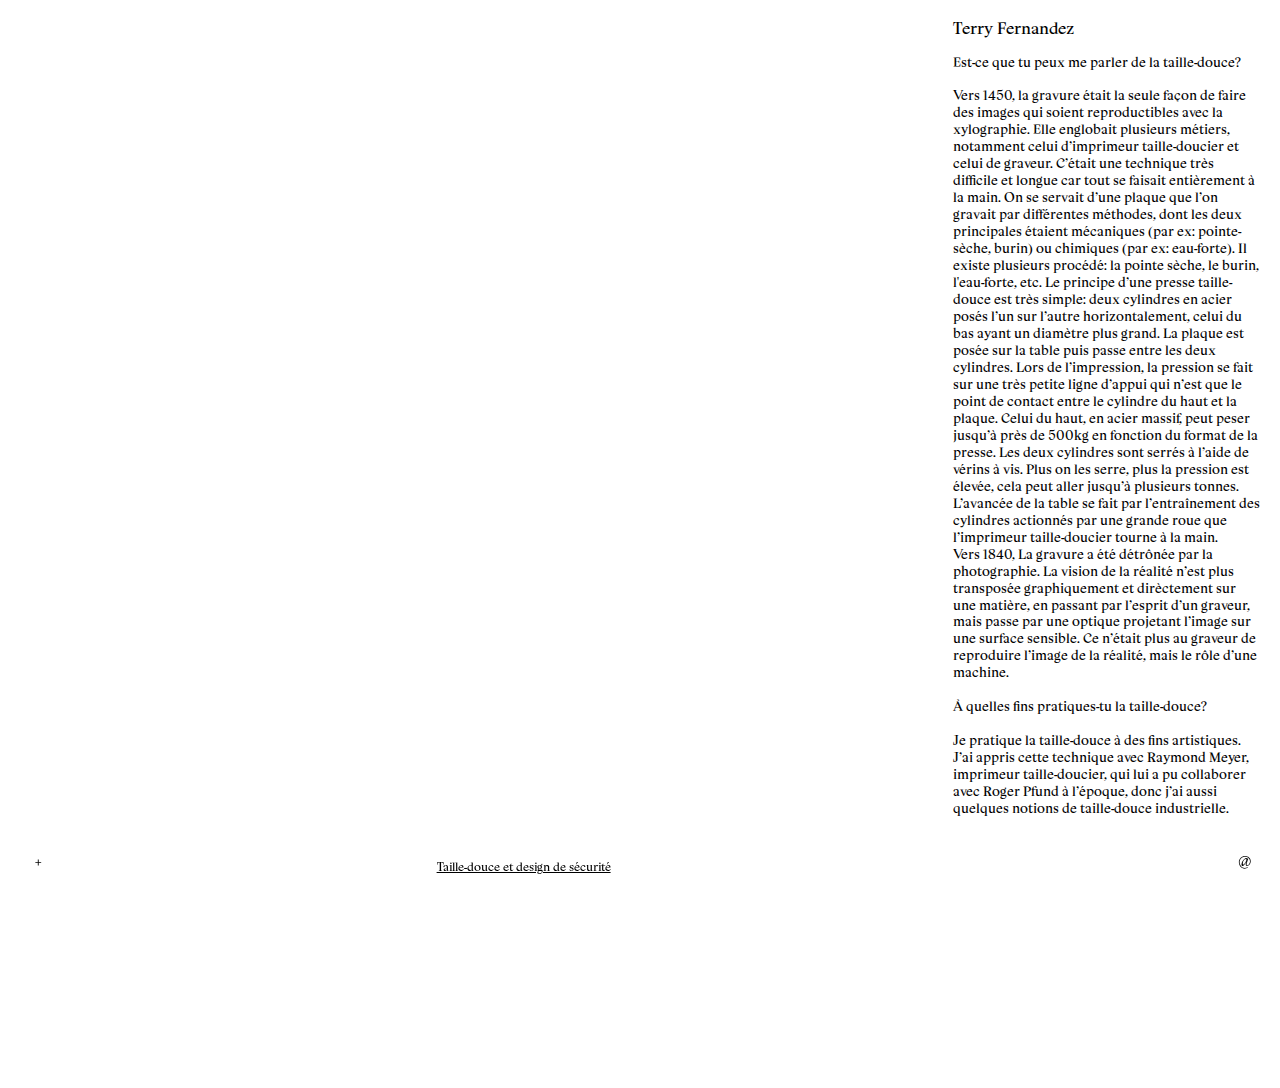
<file: index.html>
<!DOCTYPE html>
<!-- saved from url=(0024)http://teoschifferli.ch/ -->
<html lang="en"><head><meta http-equiv="Content-Type" content="text/html; charset=UTF-8">

  
  <meta name="viewport" content="width=device-width,initial-scale=1.0, maximum-scale=1.0, user-scalable=no">

  <title>valeur.design</title>
  <meta name="description" content="graphic design | lausanne">
  <meta name="keywords" content="sofia papaefthymiou,sofia,papaefthymiou,graphic design,graphic,design,lausanne">

  <link rel="stylesheet" href="swiper.min.css">
  <link rel="stylesheet" href="style.css">
  <style>
        
    html, body {
      height: 100%;
      overflow: hidden;
    }
    
    body {
        margin: 0 0 0 0;
        font-family: "Superachachi", serif;
        font-size: 14.5px;
        font-weight: normal;
        line-height: 1.3em;
        -webkit-font-smoothing: antialiased;
        -moz-osx-font-smoothing: grayscale;
    }

    #explication{
      margin-left:200px;
    }
    
    .swiper-container {
      margin-left: 4vw;
      margin-right: 4vw;
    }
    
    .swiper-slide {
      height: 1000px;
      width:  400px;
      box-sizing: border-box;
      overflow: hidden;
      position: relative;
      pointer-events: none;
    }
    
    .swiper-slide.vert {
      padding: 100px 50px;
    }

    .interviews {
      padding: 1.5em;
      height: calc(88vh);
      overflow-y: auto;
      font-size: 0.9em;
      line-height: 1.3em;
      width: 24%;
      float: right;
      /* font-size: 0.8em;
      width: 30%; */
    }

    .flexcontainer .main {
      width: 100%; /* avant 80% */
    }

    .img, .mirror {
        width: auto;
        background-size: contain;
        background-repeat: no-repeat;
        background-position: center top;
        text-align: center;
        height: 50%;
        position: relative;
        padding-bottom: 2.5%;
    }
    
    .loading {
      width: 100%;
      height: 100%;
      background-color: #eee;
    }
    
    .mirror {
      /*transform: scaleY(-1);*/
      overflow: hidden;
      position: relative;
      margin-top: 2.5%;
      padding-bottom: 0;
    }
    
    .mirror:after {
      content:"";
      position: absolute;
      top: 0;
      left: 0;
      right: 0;
      bottom: 0;
      background: linear-gradient(to bottom, rgba(255,255,255, .7) 0%,rgba(255,255,255, .9) 20%, rgba(255,255,255, 1) 40%);
    }
    
    .vert img {
      position: static;
    }
    
    .mirror img {
      -o-transform: scaleY(-1);
      -ms-transform: scaleY(-1);
      -moz-transform: scaleY(-1);
      -webkit-transform: scaleY(-1);
      transform: scaleY(-1);
      position: static;
    }
    
    .overlay {
      position: fixed;
      bottom: 1em;
      z-index: 9999;
      padding: 1em;
    }
    
    .overlay .on, body:not(.mobile ) .overlay:hover .out, body.mobile .overlay.hover .out {
      display: none;
    }
    
    .overlay .on p {
      background-color: white;
      padding: .25em .375em;
      margin: -.25em -.375em;
    }
    
    .overlay .out {
      font-size: 1.2em;
    }
    
    body:not(.mobile) .overlay:hover .on, body.mobile .overlay.hover .on {
      display: block;
    }
    
    #contact {
      left: 1em;
    }
    
    #mail {
      right: 1em;
    }
    
    .swiper-wrapper {
      pointer-events: none;
    }
    
    .swiper-pagination {
      font-size: 0.8em;
      text-align: center;
      display: block;
      z-index: 999;
      width: 80%;
    }
    
    .swiper-pagination span {
      /*background-color: black;
      margin-right: 380px;*/
      color: black;
      text-decoration: underline;
      padding: .25em .2em;
      line-height: 1.55em;
    }
    
    img {
      width: 100%;
      height: auto;
      display: block;
      position: absolute;
      bottom: 0;
      cursor: pointer;
      pointer-events: auto;
    }
    
    a {
      text-decoration: none;
      color: inherit;
    }
    
    p {
      margin: 0;
    }
    
    img, .out, #mail {
      -webkit-touch-callout: none; /* iOS Safari */
      -webkit-user-select: none;   /* Chrome/Safari/Opera */
      -khtml-user-select: none;    /* Konqueror */
      -moz-user-select: none;      /* Firefox */
      -ms-user-select: none;       /* Internet Explorer/Edge */
      user-select: none;           /* Non-prefixed version, currently
                                      not supported by any browser */
    }



    /*for 480px or less, tablettes*/  
    @media screen and (max-width: 480px) {
      aside.interviews {
        position: absolute;
        display: none;
      }
      .swiper-slide {
        height: 500px;
        width:  250px;
      }
      .swiper-slide.vert {
        padding: 40px 20px;
      }
      .swiper-pagination {
        width: 70%;
        left: 15%;
        right: 15%;
        left: calc(3em - 1em);
        right: calc(3em - 1em);
        width: calc(100% - 6em);
      }
      #contact {
        left: 0;
      }
      #mail {
        right: 0;
      }
    }

    /*for 800px or less, tablettes*/
    @media screen and (max-width: 800px) {
        article {
          width: auto;
          float: none;
          padding: 2%;
          margin-bottom: 2%;
        }
        aside.interviews {
          width: auto;
          float: none;
          padding: 2%;
          display: none;
        }
    }

    /*for 1400px or less, ordinateur*/
    @media screen and (max-width: 400px) {
        #global {
          width: 100%;
          margin-left: 15px;
          margin-right: 15px;
        }
        article {
          width: 78%;
        }
        aside {
          width: 20%;
        }
      }

      @media screen and (min-height: 890px) and (min-width: 1400px) {
        .swiper-slide {
          height: 1400px;
          width:  700px;
        }
    }
          
    
  /*  @media screen and (max-width: 770px) {
      .swiper-slide {
        height: 800px;
        width:  400px;
      }    
      .swiper-slide.vert {
        padding: 80px 40px;
      }
      body {
        font-family: "Superachachi", serif;
        font-size: 12.5px;
        font-weight: normal;
        line-height: 1em;
        -webkit-font-smoothing: antialiased;
        -moz-osx-font-smoothing: grayscale;
        }
      #explication{
        margin-left:200px;
      }
      aside.interviews {
        padding: 1.5em;
        height: calc(88vh);
        overflow-y: auto;
        font-size: 1em;
        line-height: 
      }
*/
</style>

</head>
<body class="">

  <header class="header cf" role="banner">
  <!--   <div id="contact" class="overlay">
      <div class="out">+</div>
      <div class="on">
        <p>Ceci est une documentation <br/>
        sur la technique de la taille douce,<br/>
        lié au domaine du design de sécurité. <br/>
        Si vous avez une question, <br/>
        n'hésitez pas à m'écrire un mail.<br/><br/>
        Sofia Papaefthymiou<br/>
        Eracom, Lausanne, Suisse<br/>
        </p>
      </div> -->
    </div>

        <div id="mail" class="overlay"><a href="mailto:papaefthymiousophie@gmail.com">@</a></div>
       <div id="explication" class="overlay" style="position:center; margin-left:20px; margin-bottom:0px;"><a href="#" onClick="pop()">+</a></div>

<script>
function pop() {
window.open('lire.html','text','height=200, width=400, top=100, left=100, padding=300, toolbar=no, menubar=yes, location=no, resizable=yes, scrollbars=no, status=no');
}
</script>


  </header>

<section class="flexcontainer">

  <aside class="interviews">
  <p>
      <p style="font-size:16px;">Terry Fernandez</p></br>
        <p>Est-ce que tu peux me parler de la taille-douce?</p></br>
        <p>
          Vers 1450, la gravure était la seule façon de faire des images qui soient reproductibles avec la xylographie. Elle englobait
plusieurs métiers, notamment celui d’imprimeur taille-doucier et celui
de graveur. C’était une technique très difficile et longue car tout se faisait
entièrement à la main. On se servait d’une plaque que l’on gravait par
différentes méthodes, dont les deux principales étaient mécaniques (par ex: pointe-sèche, burin) ou chimiques (par ex: eau-forte). Il existe plusieurs procédé: la pointe sèche, le burin, l'eau-forte, etc. Le principe d’une presse taille-douce est très simple: deux cylindres en acier posés l’un sur l’autre horizontalement, celui du bas ayant un diamètre plus grand. La plaque est posée sur la table puis passe entre les deux cylindres. Lors de l’impression, la pression se fait sur une très petite ligne d’appui qui n’est que le point de contact entre le cylindre du haut et la plaque. Celui du haut, en acier massif, peut peser jusqu’à près de 500kg en fonction du format de la presse. Les deux cylindres sont serrés à l’aide de vérins à vis. Plus on les serre, plus la pression est élevée, cela peut aller jusqu’à plusieurs tonnes. L’avancée de la table se fait par l’entraînement des cylindres actionnés par une grande roue que
l’imprimeur taille-doucier tourne à la main. </br>
 Vers 1840, La gravure a été détrônée par la photographie. La vision de la réalité n’est plus transposée graphiquement et dirèctement sur une matière, en passant par l’esprit d’un graveur, mais passe par une optique projetant l’image sur une surface sensible. Ce n’était plus au graveur de reproduire l’image de la réalité, mais le rôle d’une machine.
        </p>
    </br>
    <p>À quelles fins pratiques-tu la taille-douce?</p></br>
      <p>
        Je pratique la taille-douce à des fins artistiques. J’ai appris cette technique avec Raymond Meyer, imprimeur taille-doucier, qui lui a pu collaborer avec Roger Pfund à l’époque, donc j’ai aussi quelques notions de taille-douce industrielle.
      </p>
    </br>
    <p> Qu'est-ce qui t'attire dans cette technique?</p></br>
      <p>
        Ce que je trouve fascinant, c'est de mélanger les techniques et procédés. En fait, je crois que les possibilités sont infinies. L'autre jour, j'avais un objet en mousse avec un relief en bosses. Je l'ai enduit d'encre et l'ai passé sous la presse, et bien même ça, ça a donné quelque chose! L’estampe s’impose comme un médium d’une grande qualité et d’un potentiel sans limite.
      </p>
      <p>
        En taille-douce, il existe des encres noires ou colorées. Il est aussi possible de rehausser les estampes imprimées. L'artiste et moi-même réinterprètons l'image (comme une trame en imprimerie). On construit une idée de la réalité.
      </p>
    </br>
      <p>
        Est-ce que tu penses que la taille-douce est une technique qui pourrait disparaître?
      </p></br>
      <p>
        Non, je ne pense pas. Imagine qu'elle existe déjà depuis 1400, si elle n'était pas si efficace, elle serait se serait effacée très vite et n'existerait plus depuis longtemps je pense… Mais du coup, nous sommes quand même peu à poursuivre cette technique ancestrale, et je tente d'apporter le maximum de mes connaissances, que j'ai moi-même apprises par un maître de la taille-douce, Raymond Meyer. 
        </br> Certes le numérique s'est développé, mais je pense que ça ne vaut pas la peine d’imiter la taille-douce, mais plutôt de la compléter. C’est drôle, tous ces logiciels de création numérique qui reprennent les anciens termes liés à l’estampe et à l’imprimerie (aquatinte, mezzotinto, manière noire, effet graufrage).
      </p>
      </br>

      <p>Rapport entre taille-douce et sécurité, qu'en penses-tu?</p>  </br>
      <p> Aussi étonnant que cela puisse paraître, l’une des rares applications industrielles pour laquelle la taille-douce est encore sollicitée aujourd’hui est l’impression des papier valeurs; autrement dit, des billets de banque! Ce secteur, qui se doit d’être à la pointe de la technologie d’impression, utilise encore le principe de l’impression taille-douce, vieille de cinq siècles, quoique de manière automatisée et combinée à d’autres techniques modernes afin de garantir un maximum de sécurité. Si la taille-douce est encore utilisée dans ce domaine précis c’est qu’ aujourd’hui aucune autre technique ne peut remplacer sa finesse d'impression ainsi que sa capacité de matérialisation. Son rendu est quasiment irreproductible. Le principe est resté le même; celui d’une matrice gravée donnant un bloc imprimant qui, au contact par pression sur une surface, se matérialise sous la forme d’une empreinte.</p>
    </br></br></br>

  <p>
      <p style="font-size:16px;">Guillaume Peitrequin </p>
    </br>
      <p>Par sa rareté, sa confidentialité et sa préciosité, tu penses qu’imaginer des designs de sécurité est un prestige?</p></br>
      C’est surtout un prestige par rapport aux gens que tu côtoies. Des artisans, comme les taille-douciers, ont des notions artisanales qui existent depuis des siècles et qui, à cause du numérique, ont tendance à être oubliées. Il y a une relation intéressante entre la technologie et l’artisanat (artisan de technologie). Il faut un savoir-faire ancestrale, une connaissance ancienne pour pouvoir avancer. Aujourd’hui, on n’invente plus vraiment, on innove sans arrêt.</p>

      Aujourd’hui, il y a tellement d’images et de trends. La taille-douce n’est pas un trend. Documenter et tester cette technique, c’est quitter pendant un moment cette vague de modernité où tout va très vite et où tout a l’air éphémère. Cela te permet de repartir d’une base véritable et d’utiliser les codes de cette technique. Cela a un côté rassurant. Il y a une justesse qui n’est pas remplaçable. </br> En voyant les portraits d’Albrecht Dürer, l’esthétique de la taille-douce vient de ce bagage et elle a une dimension historique. Cette esthétique est restée.
    </br></br>
      <p>Le billet va-t-il complètement disparaître?</p></br>
      (Sourire) Il y a déjà la Suède qui a instauré un système de cartes. Il y a une puce et le design est seulement esthétique, c’est-à-dire qu’à part cette puce, il n’y a pas d’élément de sécurité comme sur un billet. Ce processus engendre une question de confiance; qui dit disparition de la monnaie dit traçabilité.</p>
    </br>
      <p>Est-ce que tu penses que le design de sécurité relate d’un aspect utopique ?</p></br>
      <p>Un peu oui, de toute façon ce n’est pas possible de créer un design dans lequel tout le monde se retrouve. C’est l’acceptation du peuple. La place d’un individu dans un État, la relation du peuple avec le gouvernement. Et puis, la sécurité et l’économie nationale sont un peu le tissu du pays. Mais je dirais que c’est surtout la performance globale du pays qui marque une sécurité nationale.</p>
 
      <p>Je vois le design de sécurité comme un compromis. Si ton design ne fonctionnera pas à l’impression, tu recommences. Tout bouge. La technologie cadre un peu ton travail, c’est une contrainte qui te permet d’avancer.</p>
      </br>
      <p>Où se situe la sécurité aujourd’hui?</p>
    </br>
      <p> 
        Tu ne peux pas vérouiller une sécurité par un design. Je pense que le design de sécurité est étroitement lié à la notion de temps. Déjà, plus il y a d’éléments de sécurité sur un billet ou un passeport, plus le faussaire applique du temps à reproduire la pièce. Ensuite, c’est le temps que tu prends à imaginer le design et à l’appliquer. Et pour finir, on renouvelle sans cesse. 
      </p>
      </br></br></br>
</p>

    <p style="font-size:16px;">Pierre Soulages</p></br>
        Un entretien sur la gravue, Christian Labbaye et Pierre Soulages, janvier 1974. </br>Soulages: Eaux fortes, lithographies – Georges Duby et Christian Labbaye, pages 19–28. 
    </br></br>
      <p>
        En 1951. C'était donc la première fois. Qu'est-ce qui vous a conduit vers ce type d'expression?
      </p>
      <p>
          «À vrai dire, c'est une initiative extérieure, qui répondait à un désir ancien, c'est une initiative de Lacourière, je crois même de Madame Lacourière qui, passant un jour devant la Galerie Carré, a vu l'une de mes peintures en vitrine. Elle m'a dit avec un lapsus dont je me suis toujours souvenu: «J'ai vu une très belle <i>planche</i> de vous…» Ce qu'elle avait vu, c'était quelque chose qui pouvait faire une gravure. </br>(…)
          </br>C'est comme ça que ça a commencé Ça répondait à un désir ancien, que je n'avais jamais osé réaliser parce que je reculais devant la quantité, l'importance des choses à manipuler, à dominer… Mais je suis allé voir, très soutenu, très encouragé par le désir de l'imprimeur.»
        </p>
      </br>
        <p>
          «Plus je creusais le cuivre, plus le noir était profond (l'ensemble des traces gravées qui s'organisaient avec ces noirs profonds); mais à force d'approfondir ce noir, brusquement j'ai trouvé la planche, c'est-à-dire que j'ai trouvé le blanc, le blanc du papier à l'impression. À ce moment-là tout a basculé. Alors que dans le procédé habituel il y a continuité… Continuité entre le gris, le gris plus foncé (les valeurs), le noir, le plus noir, l'encore plus noir… brusquement on rencontre le blanc. Il y a un seuil, tout change d'un coup, il y a rupture… et la composition, l'ensemble des rapports, tout est remis en question, et tout repart de là, et c'est extrêmement stimulant.»
        </p>
      </br>
        <p>
          «C'est une manière des plus stimulantes de travailler, de graver sans être marqué par une idée de ce que l'on croit être ou de ce qu'on voudrait devenir.»
        </p>
    </br>
        <p>
          «Dans l'impression traditionnelle, on décompose les couleurs en plusieurs planches et on travaille en essayant d'imaginer quelles relations vont se créer dans leurs passages successifs sous la presse. Pour les connaître vraiment, il faut attendre un essai sur papier. Cette manière correspond davantage à la reconstitution d'une œuvre préexistante, à la copie de formes nées d'une autre technique, d'une peinture, d'un dessin, d'une gouache. </br> Par contre, dans ma façon de procéder, j'ai un contact sensible avec ce que je fais; le cuivre que j'ai en main est déjà quelque chose de la furue épreuve imprimée: les creux correspondent à l'encrage habituel à la taille-douce (pour moi, le plus souvent, ce sont les noirs), les reliefs à la couleur qui se déposera ensuite par roulage (encrage semblable à celui de la gravure sur bois). (…), c'est à cause de l'action d'un ensemble de relations sur l'imagination et la sensibilité, sur ce dont je suis conscient et sur ce dont je ne suis pas conscient, action qui éveille le désir d'intensifier, de continuer ou détruire.»
        </p>
    </br>
        <p>
          «L'imprimeur pour moi est un révélateur, quelqu'un qui me fait voir, m'aide à voir – ou que je pousse à m'aider à voir, ce qui s'est produit sur la planche quand on grave est quelque fois très différent – à l'impression – de ce qu'on imaginait. La planche n'est pas le but, elle est un outil. C'est l'empreinte encrée qui est le but.»
        </p>
    </br>
        <p>
          «Ce qui me conduit, c'est ce qu'apporte le geste sur la toile, c'est la trace matérielle de ce geste… Ce qui compte, ce n'est pas seulement la direction de mon coup de brosse, mais l'existence matérielle, picturale de cette trace, c'est-à-dire sa surface, sa matière, les rapports qu'elle entretient avec le fond, le contour, ses accidents plus ou moins imprévisibles… (…) Ceci pour la peinture. Pour la gravure, il en va de même, sauf que d'autres agents interviennent: l'acide, le vernis qui écalte, qui saute, qui protège plus ou moins bien, et aussi l'impression, la presse, et dans ce travail-là, ce qui se produit est beaucoup plus lent.»
        </p>
</p>

</aside>

<main class="main cf" role="main">

  <!-- Slider main container -->

  <div class="swiper-container swiper-container-horizontal swiper-container-free-mode swiper-container-3d swiper-container-coverflow" style="transform: translateY(-130.375px);">

    <!-- Additional required wrapper -->
    <div class="swiper-wrapper" style="transform: translate3d(391px, 0px, 0px); transition-duration: 0ms;">



  <!-- SLIDESHOW IMAGES -->

                <!-- IMG – Prill Vieceli Cremers, Money -->
<div class="swiper-slide container" data-caption="<a href='https://www.editionpatrickfrey.com/en/books/money-prill-vieceli-cremers'>Prill Vieceli Cremers, Money</a>" style="opacity: 0; transform: translateZ(-120000px); transition-duration: 0ms;">
<div class="img" style="width: 100%;"><img class="loading" data-src='images/01_prill.jpg'></div>
</div>

<div class="swiper-slide container" data-caption="<a href='https://www.editionpatrickfrey.com/en/books/money-prill-vieceli-cremers'>Prill Vieceli Cremers, Money</a>" style="opacity: 0; transform: translateZ(-120000px); transition-duration: 0ms;">
<div class="img" style="width: 100%;"><img class="loading" data-src='images/02_prill.jpg'></div>
</div>

<div class="swiper-slide container" data-caption="<a href='https://www.editionpatrickfrey.com/en/books/money-prill-vieceli-cremers'>Prill Vieceli Cremers, Money</a>" style="opacity: 0; transform: translateZ(-120000px); transition-duration: 0ms;">
<div class="img" style="width: 100%;"><img class="loading" data-src='images/03_prill.jpg'></div>
</div>

<div class="swiper-slide container" data-caption="<a href='https://www.editionpatrickfrey.com/en/books/money-prill-vieceli-cremers'>Prill Vieceli Cremers, Money</a>" style="opacity: 0; transform: translateZ(-120000px); transition-duration: 0ms;">
<div class="img" style="margin: 0 14.77227%;"><img class="loading" data-src='images/04_prill.jpg'></div>
</div>

<div class="swiper-slide container" data-caption="<a href='https://www.editionpatrickfrey.com/en/books/money-prill-vieceli-cremers'>Prill Vieceli Cremers, Money</a>" style="opacity: 0; transform: translateZ(-120000px); transition-duration: 0ms;">
<div class="img" style="width: 100%;"><img class="loading" data-src='images/05_prill.jpg'></div>
</div>


                <!-- IMG – Albrecht Dürer-->
<div class="swiper-slide container" data-caption="<a href='http://fivecontinentseditions.com/fr/scheda.php?id=9788874396795'>Albrecht Dürer, xylographie – Saint Michel terrassant le dragon 1498</a>" style="opacity: 0; transform: translateZ(-120000px); transition-duration: 0ms;">
<div class="img" style="margin: 0 14.77227%;"><img class="loading" data-src='images/06_durer.jpg'></div>
</div>

<div class="swiper-slide container" data-caption="<a href='http://fivecontinentseditions.com/fr/scheda.php?id=9788874396795'>Albrecht Dürer, xylographie – Joachim et l'Ange 1504</a>" style="opacity: 0; transform: translateZ(-120000px); transition-duration: 0ms;">
<div class="img" style="margin: 0 14.77227%;"><img class="loading" data-src='images/07_durer.jpg'></div>
</div>

<div class="swiper-slide container" data-caption="<a href='http://fivecontinentseditions.com/fr/scheda.php?id=9788874396795'>Albrecht Dürer, xylographie – Saint Christophe 1511</a>" style="opacity: 0; transform: translateZ(-120000px); transition-duration: 0ms;">
<div class="img" style="margin: 0 14.77227%;"><img class="loading" data-src='images/08_durer.jpg'></div>
</div>

<div class="swiper-slide container" data-caption="<a href='http://fivecontinentseditions.com/fr/scheda.php?id=9788874396795'>Albrecht Dürer, xylographie – l'Annonciation 1510</a>" style="opacity: 0; transform: translateZ(-120000px); transition-duration: 0ms;">
<div class="img" style="margin: 0 14.77227%;"><img class="loading" data-src='images/09_durer.jpg'></div>
</div>

<div class="swiper-slide container" data-caption="<a href='http://fivecontinentseditions.com/fr/scheda.php?id=9788874396795'>Albrecht Dürer, xylographie – Samson tuant le lion 1498</a>" style="opacity: 0; transform: translateZ(-120000px); transition-duration: 0ms;">
<div class="img" style="margin: 0 14.77227%;"><img class="loading" data-src='images/10_durer.jpg'></div>
</div>

<div class="swiper-slide container" data-caption="<a href='http://fivecontinentseditions.com/fr/scheda.php?id=9788874396795'>Albrecht Dürer, burin – Jésus-Christ devant Caïphe 1512</a>" style="opacity: 0; transform: translateZ(-120000px); transition-duration: 0ms;">
<div class="img" style="margin: 0 14.77227%;"><img class="loading" data-src='images/11_durer.jpg'></div>
</div>

                <!-- IMG – Roger Pfund-->
<div class="swiper-slide container" data-caption="<a href='http://www.atelierpfund.ch/'>Roger Pfund</a>" style="opacity: 0; transform: translateZ(-120000px); transition-duration: 0ms;">
<div class="img" style="width: 100%;"><img class="loading" data-src='images/12_roger.jpg'></div>
</div>

<div class="swiper-slide container" data-caption="<a href='http://www.atelierpfund.ch/'>Roger Pfund</a>" style="opacity: 0; transform: translateZ(-120000px); transition-duration: 0ms;">
<div class="img" style="width: 100%;"><img class="loading" data-src='images/13_roger.jpg'></div>
</div>

<div class="swiper-slide container" data-caption="<a href='http://www.atelierpfund.ch/'>Roger Pfund</a>" style="opacity: 0; transform: translateZ(-120000px); transition-duration: 0ms;">
<div class="img" style="width: 100%;"><img class="loading" data-src='images/14_roger.jpg'></div>
</div>

<div class="swiper-slide container" data-caption="<a href='http://www.atelierpfund.ch/'>Roger Pfund</a>" style="opacity: 0; transform: translateZ(-120000px); transition-duration: 0ms;">
<div class="img" style="width: 100%;"><img class="loading" data-src='images/15_roger.jpg'></div>
</div>

<div class="swiper-slide container" data-caption="<a href='http://www.atelierpfund.ch/'>Roger Pfund</a>" style="opacity: 0; transform: translateZ(-120000px); transition-duration: 0ms;">
<div class="img" style="width: 100%;"><img class="loading" data-src='images/16_roger.jpg'></div>
</div>

<div class="swiper-slide container" data-caption="<a href='http://www.atelierpfund.ch/'>Roger Pfund</a>" style="opacity: 0; transform: translateZ(-120000px); transition-duration: 0ms;">
<div class="img" style="width: 100%;"><img class="loading" data-src='images/17_roger.jpg'></div>
</div>

<!--<div class="swiper-slide container" data-caption="Roger Pfund" style="opacity: 0; transform: translateZ(-120000px); transition-duration: 0ms;">
<div class="img" style="width: 100%;"><img class="loading" data-src='images/7_roger.jpg'></div>
</div>

<div class="swiper-slide container" data-caption="Roger Pfund" style="opacity: 0; transform: translateZ(-120000px); transition-duration: 0ms;">
<div class="img" style="width: 100%;"><img class="loading" data-src='images/8_roger.jpg'></div>
</div>

<div class="swiper-slide container" data-caption="Roger Pfund" style="opacity: 0; transform: translateZ(-120000px); transition-duration: 0ms;">
<div class="img" style="width: 100%;"><img class="loading" data-src='images/9_roger.jpg'></div>
</div> -->


                <!-- IMG – Soulages-->
<div class="swiper-slide container" data-caption="<a href='http://musee-soulages.rodezagglo.fr/oeuvre/eau-forte-xx-1972/'>Pierre Soulages, Eau-forte n°7 (cuivre) 1957 (66×50 cm)</a>" style="opacity: 0; transform: translateZ(-120000px); transition-duration: 0ms;">
<div class="img" style="margin: 0 14.77227%;"><img class="loading" data-src='images/18_soulages.jpg'></div>
</div>

<div class="swiper-slide container" data-caption="<a href='http://musee-soulages.rodezagglo.fr/oeuvre/eau-forte-xx-1972/'>Pierre Soulages, Eau-forte n°12 (cuivre) 1957 (66×50 cm)</a>" style="opacity: 0; transform: translateZ(-120000px); transition-duration: 0ms;">
<div class="img" style="margin: 0 14.77227%;"><img class="loading" data-src='images/19_soulages.jpg'></div>
</div>

<div class="swiper-slide container" data-caption="<a href='http://musee-soulages.rodezagglo.fr/oeuvre/eau-forte-xx-1972/'>Pierre Soulages, Lithographie n°2 (3 planches) 1957 (66×50,5 cm)</a>" style="opacity: 0; transform: translateZ(-120000px); transition-duration: 0ms;">
<div class="img" style="margin: 0 14.77227%;"><img class="loading" data-src='images/20_soulages.jpg'></div>
</div>

                <!-- IMG – Rembrandt-->
<div class="swiper-slide container" data-caption="Rembrandt, Nu-tête, 1629 (178×156 mm), gravé avec instrument à double pointe" style="opacity: 0; transform: translateZ(-120000px); transition-duration: 0ms;">
<div class="img" style="margin: 0 14.77227%;"><img class="loading" data-src='images/21_rembrandt.jpg'></div>
</div>

<div class="swiper-slide container" data-caption="Rembrandt, Adam et Eve, 1638 (161×116 mm)" style="opacity: 0; transform: translateZ(-120000px); transition-duration: 0ms;">
<div class="img" style="margin: 0 14.77227%;"><img class="loading" data-src='images/22_rembrandt.jpg'></div>
</div>

<!-- <div class="swiper-slide container" data-caption="Rembrandt, La Mise au Tombeau n°I, 1645 (211×161 mm)" style="opacity: 0; transform: translateZ(-120000px); transition-duration: 0ms;">
<div class="img" style="margin: 0 14.77227%;"><img class="loading" data-src='images/23_rembrandt.jpg'></div>
</div> --> 

<div class="swiper-slide container" data-caption="Rembrandt, La Mise au Tombeau n°IV, 1645 (211×161 mm)" style="opacity: 0; transform: translateZ(-120000px); transition-duration: 0ms;">
<div class="img" style="margin: 0 14.77227%;"><img class="loading" data-src='images/24_rembrandt.jpg'></div>
</div>

<div class="swiper-slide container" data-caption="Rembrandt, Pierre et Jean à la porte du Temple, 1630 (221×170 mm)" style="opacity: 0; transform: translateZ(-120000px); transition-duration: 0ms;">
<div class="img" style="margin: 0 14.77227%;"><img class="loading" data-src='images/25_rembrandt.jpg'></div>
</div>

<div class="swiper-slide container" data-caption="Rembrandt, La Vierge et l'Enfant sur des Nuages, 1641 (166×104 mm)" style="opacity: 0; transform: translateZ(-120000px); transition-duration: 0ms;">
<div class="img" style="margin: 0 14.77227%;"><img class="loading" data-src='images/26_rembrandt.jpg'></div>
</div>

<div class="swiper-slide container" data-caption="Rembrandt, Saint Jérôme lisant, 1634 (108×90 mm)" style="opacity: 0; transform: translateZ(-120000px); transition-duration: 0ms;">
<div class="img" style="margin: 0 14.77227%;"><img class="loading" data-src='images/27_rembrandt.jpg'></div>
</div>

<div class="swiper-slide container" data-caption="Rembrandt, Saint Pierre repentant, 1645 (133×117 mm)" style="opacity: 0; transform: translateZ(-120000px); transition-duration: 0ms;">
<div class="img" style="margin: 0 14.77227%;"><img class="loading" data-src='images/28_rembrandt.jpg'></div>
</div>

                <!-- IMG – Terry Fernandez-->
<div class="swiper-slide container" data-caption="Encrage de la plaque, Terry Fernandez" style="opacity: 0; transform: translateZ(-120000px); transition-duration: 0ms;">
<div class="img" style="margin: 0 14.77227%;"><img class="loading" data-src='images/29_terry.jpg'></div>
</div>

<div class="swiper-slide container" data-caption="Essuyage à la tarlatane (tissu de coton, enlève 95% encre), </br> Terry Fernandez" style="opacity: 0; transform: translateZ(-120000px); transition-duration: 0ms;">
<div class="img" style="margin: 0 14.77227%;"><img class="loading" data-src='images/30_terry.jpg'></div>
</div>

<div class="swiper-slide container" data-caption="Essuyage fin à la paume, Terry Fernandez" style="opacity: 0; transform: translateZ(-120000px); transition-duration: 0ms;">
<div class="img" style="margin: 0 14.77227%;"><img class="loading" data-src='images/31_terry.jpg'></div>
</div>

<div class="swiper-slide container" data-caption="Nettoyage des bords de la plaque, Terry Fernandez" style="opacity: 0; transform: translateZ(-120000px); transition-duration: 0ms;">
<div class="img" style="margin: 0 14.77227%;"><img class="loading" data-src='images/32_terry.jpg'></div>
</div>

<div class="swiper-slide container" data-caption="Terry Fernandez" style="opacity: 0; transform: translateZ(-120000px); transition-duration: 0ms;">
<div class="img" style="margin: 0 14.77227%;"><img class="loading" data-src='images/33_terry.jpg'></div>
</div>

<div class="swiper-slide container" data-caption="Terry Fernandez, humidification" style="opacity: 0; transform: translateZ(-120000px); transition-duration: 0ms;">
<div class="img" style="margin: 0 14.77227%;"><img class="loading" data-src='images/34_terry.jpg'></div>
</div>

<div class="swiper-slide container" data-caption="Terry Fernandez, passage à la presse" style="opacity: 0; transform: translateZ(-120000px); transition-duration: 0ms;">
<div class="img" style="margin: 0 14.77227%;"><img class="loading" data-src='images/35_terry.jpg'></div>
</div>

<div class="swiper-slide container" data-caption="Terry Fernandez (Le Terme, couverture en taille-douce par J.Rüetschi)" style="opacity: 0; transform: translateZ(-120000px); transition-duration: 0ms;">
<div class="img" style="margin: 0 14.77227%;"><img class="loading" data-src='images/36_terry.jpg'></div>
</div>

<div class="swiper-slide container" data-caption="Terry Fernandez (Le Terme, couverture en taille-douce par J.Rüetschi)" style="opacity: 0; transform: translateZ(-120000px); transition-duration: 0ms;">
<div class="img" style="margin: 0 14.77227%;"><img class="loading" data-src='images/37_terry.jpg'></div>
</div>

<div class="swiper-slide container" data-caption="Terry Fernandez, xylographie" style="opacity: 0; transform: translateZ(-120000px); transition-duration: 0ms;">
<div class="img" style="margin: 0 14.77227%;"><img class="loading" data-src='images/38_terry.jpg'></div>
</div>

<div class="swiper-slide container" data-caption="Terry Fernandez" style="opacity: 0; transform: translateZ(-120000px); transition-duration: 0ms;">
<div class="img" style="margin: 0 14.77227%;"><img class="loading" data-src='images/39_terry.jpg'></div>
</div>

                <!-- IMG – Back Office-->
<div class="swiper-slide container" data-caption="<a href='http://www.revue-backoffice.com/numeros/01-faire-avec'>Back office #1</a>" style="opacity: 0; transform: translateZ(-120000px); transition-duration: 0ms;">
<div class="img" style="margin: 0 14.77227%;"><img class="loading" data-src='images/40_blackoffice.jpg'></div>
</div>

<div class="swiper-slide container" data-caption="<a href='http://www.revue-backoffice.com/numeros/01-faire-avec'>Back office #1</a>" style="opacity: 0; transform: translateZ(-120000px); transition-duration: 0ms;">
<div class="img" style="margin: 0 14.77227%;"><img class="loading" data-src='images/41_blackoffice.jpg'></div>
</div>

<div class="swiper-slide container" data-caption="<a href='http://www.revue-backoffice.com/numeros/01-faire-avec'>Back office #1</a>" style="opacity: 0; transform: translateZ(-120000px); transition-duration: 0ms;">
<div class="img" style="margin: 0 14.77227%;"><img class="loading" data-src='images/42_blackoffice.jpg'></div>
</div>

<div class="swiper-slide container" data-caption="<a href='http://www.revue-backoffice.com/numeros/01-faire-avec'>Back office #1</a>" style="opacity: 0; transform: translateZ(-120000px); transition-duration: 0ms;">
<div class="img" style="margin: 0 14.77227%;"><img class="loading" data-src='images/43_blackoffice.jpg'></div>
</div>

<div class="swiper-slide container" data-caption="<a href='http://www.revue-backoffice.com/numeros/01-faire-avec'>Back office #1</a>" style="opacity: 0; transform: translateZ(-120000px); transition-duration: 0ms;">
<div class="img" style="margin: 0 14.77227%;"><img class="loading" data-src='images/44_blackoffice.jpg'></div>
</div>

<div class="swiper-slide container" data-caption="<a href='http://www.revue-backoffice.com/numeros/01-faire-avec'>Back office #1</a>" style="opacity: 0; transform: translateZ(-120000px); transition-duration: 0ms;">
<div class="img" style="margin: 0 14.77227%;"><img class="loading" data-src='images/45_blackoffice.jpg'></div>
</div>

<div class="swiper-slide container" data-caption="<a href='http://www.revue-backoffice.com/numeros/01-faire-avec'>Back office #1</a>" style="opacity: 0; transform: translateZ(-120000px); transition-duration: 0ms;">
<div class="img" style="margin: 0 14.77227%;"><img class="loading" data-src='images/46_blackoffice.jpg'></div>
</div>

<div class="swiper-slide container" data-caption="<a href='http://www.revue-backoffice.com/numeros/01-faire-avec'>Back office #1</a>" style="opacity: 0; transform: translateZ(-120000px); transition-duration: 0ms;">
<div class="img" style="margin: 0 14.77227%;"><img class="loading" data-src='images/47_blackoffice.jpg'></div>
</div>

                <!-- IMG – Maximage 2016-->
<div class="swiper-slide container" data-caption="<a href='http://www.maximage.biz'>Maximage (10LPC Square, Line, Round, Elliptical)</a>" style="opacity: 0; transform: translateZ(-120000px); transition-duration: 0ms;">
<div class="img" style="width: 100%;"><img class="loading" data-src='images/48_maximage.jpg'></div>
</div>

<div class="swiper-slide container" data-caption="<a href='http://www.maximage.biz'>Maximage (3LPC et 2LPC Round)</a>" style="opacity: 0; transform: translateZ(-120000px); transition-duration: 0ms;">
<div class="img" style="width: 100%;"><img class="loading" data-src='images/49_maximage.jpg'></div>
</div>

<div class="swiper-slide container" data-caption="<a href='http://www.maximage.biz'>Maximage (24LPC et 80LPC Elliptical)</a>" style="opacity: 0; transform: translateZ(-120000px); transition-duration: 0ms;">
<div class="img" style="width: 100%;"><img class="loading" data-src='images/50_maximage.jpg'></div>
</div>

<div class="swiper-slide container" data-caption="<a href='http://www.maximage.biz'>Maximage (Moiré Heidelberg 34 LPC)</a>" style="opacity: 0; transform: translateZ(-120000px); transition-duration: 0ms;">
<div class="img" style="width: 100%;"><img class="loading" data-src='images/51_maximage.jpg'></div>
</div>

<div class="swiper-slide container" data-caption="<a href='http://www.maximage.biz'>Maximage (Custom Hybrid 12LPC et Elliptical)</a>" style="opacity: 0; transform: translateZ(-120000px); transition-duration: 0ms;">
<div class="img" style="width: 100%;"><img class="loading" data-src='images/52_maximage.jpg'></div>
</div>

<div class="swiper-slide container" data-caption="<a href='http://www.maximage.biz'>Maximage (10LPC Square, Line, Round, Elliptical)</a>" style="opacity: 0; transform: translateZ(-120000px); transition-duration: 0ms;">
<div class="img" style="width: 100%;"><img class="loading" data-src='images/53_maximage.jpg'></div>
</div>

<div class="swiper-slide container" data-caption="<a href='http://www.maximage.biz'>Maximage (08LPC et 04LPC, Line)</a>" style="opacity: 0; transform: translateZ(-120000px); transition-duration: 0ms;">
<div class="img" style="width: 100%;"><img class="loading" data-src='images/54_maximage.jpg'></div>
</div>

<div class="swiper-slide container" data-caption="<a href='http://www.maximage.biz'>Maximage (10LPC Line)</a>" style="opacity: 0; transform: translateZ(-120000px); transition-duration: 0ms;">
<div class="img" style="width: 100%;"><img class="loading" data-src='images/55_maximage.jpg'></div>
</div>
<!-- <div class="swiper-slide container" data-caption="Maximage 2012" style="opacity: 0; transform: translateZ(-120000px); transition-duration: 0ms;">
<div class="img" style="width: 100%;"><img class="loading" data-src='images/56_maximage.jpg'></div> -->
</div>

  </div>
</div>


  <!-- SPAN DESCRIPTION -->
  <div id="swiper-pagination" class="overlay swiper-pagination swiper-pagination-custom"><span>Taille-douce et design de sécurité</span>
  </div>

</main>


</section> <!-- fin .flexcontainer -->
  
  <!-- jQuery -->
<script src="https://code.jquery.com/jquery-2.1.3.min.js"></script>
  <!-- Swiper JS -->
<script src="swiper.jquery.min.js"></script>
<script src="swiper.jquery.teoVersion.js.css"></script>
<script type="text/javascript">
    
    /*
    $(".swiper-slide").each( function() {
        
        var $this = $(this),
            ar    = $this.data("ar"),
            h     = $this.height();
        
        $this.css("width", ar * h);
        
    });
    */
  
    var $container = $(".swiper-container"),
        $slides = $container.find(".swiper-slide"),
        subs = [],
        imgs = [],
        $win = $(window);
    
    var loadImages = function(index) {
      if (imgs[index] === undefined || imgs[index] === false) return;

      imgs[index][0].attr("src", imgs[index][0].data("src") ).removeClass("loading");
      imgs[index][1].attr("src", imgs[index][1].data("src") ).removeClass("loading");
      imgs[index] = false;
    };
    
    var setY = function() {
      var wH = $win.height(),
          cH = $container.height(),
          //tY = ((wH - cH) + 400) / 4;
          tY = ((wH-(cH/2))/2) - (wH/8);
          
      $container.css('transform','translateY(' + tY + 'px)');
    };
    
    setY();
    
    $slides.each( function() {
      var $this = $(this),
          cap = $this.data('caption'),
          $imgs = $(this).find("img");
          
      subs.push( (cap) ? '<span>' + cap + "</span>" : '');
      imgs.push( [$imgs.eq(0), $imgs.eq(1)] );
    });
    
    for (var i = 0; i < 6; ++i) {
      loadImages(i);
    } 
    
    var oldIndex = 5;
    
    var ts = new Swiper (".swiper-container", {
        // Optional parameters
        direction: 'horizontal',
        slidesPerView: "auto",
        effect: 'coverflow',
        pagination: '#swiper-pagination',
        paginationType: 'custom',
        paginationCustomRender: function (swiper, current, total) {
          for (var i = oldIndex, l = current + 5; i < l; ++i) {
            loadImages(i);
          }
          oldIndex = current;
          return subs[current - 1];
        },
        paginationHide: false,
        keyboardControl: true,
        centeredSlides: true,
        speed: $(window).width() / 2,
        mousewheelControl: true,
        spaceBetween: 0,
        freeMode: true,
        freeModeSticky: true,
        freeModeMomentumRatio: .25,
        loop: false,
        //loopedSlides:
        coverflow: {
          rotate: 0,
          stretch: 0,
          depth: 800,
          modifier: 1,
          slideShadows : false
        },
        preloadImages: false,
        updateOnImagesReady: false
    });
    
    $container.on("click", "img", function() {
      var index = $(this).parent().parent().index();
          
      ts.slideTo(index);
      for (var i = index, l = index + 6; i < l; ++i) {
        loadImages(i);
      }
    });
    
    $("#contact").click( function() {
      $(this).toggleClass("hover");
    });
    
    $win.resize(setY);
    
  </script>
    
  <script>
    (function(i,s,o,g,r,a,m){i['GoogleAnalyticsObject']=r;i[r]=i[r]||function(){
    (i[r].q=i[r].q||[]).push(arguments)},i[r].l=1*new Date();a=s.createElement(o),
    m=s.getElementsByTagName(o)[0];a.async=1;a.src=g;m.parentNode.insertBefore(a,m)
    })(window,document,'script','https://www.google-analytics.com/analytics.js','ga');

    ga('create', 'UA-77522873-1', 'auto');
    ga('send', 'pageview');

  </script>


</body>
</html>
</file>
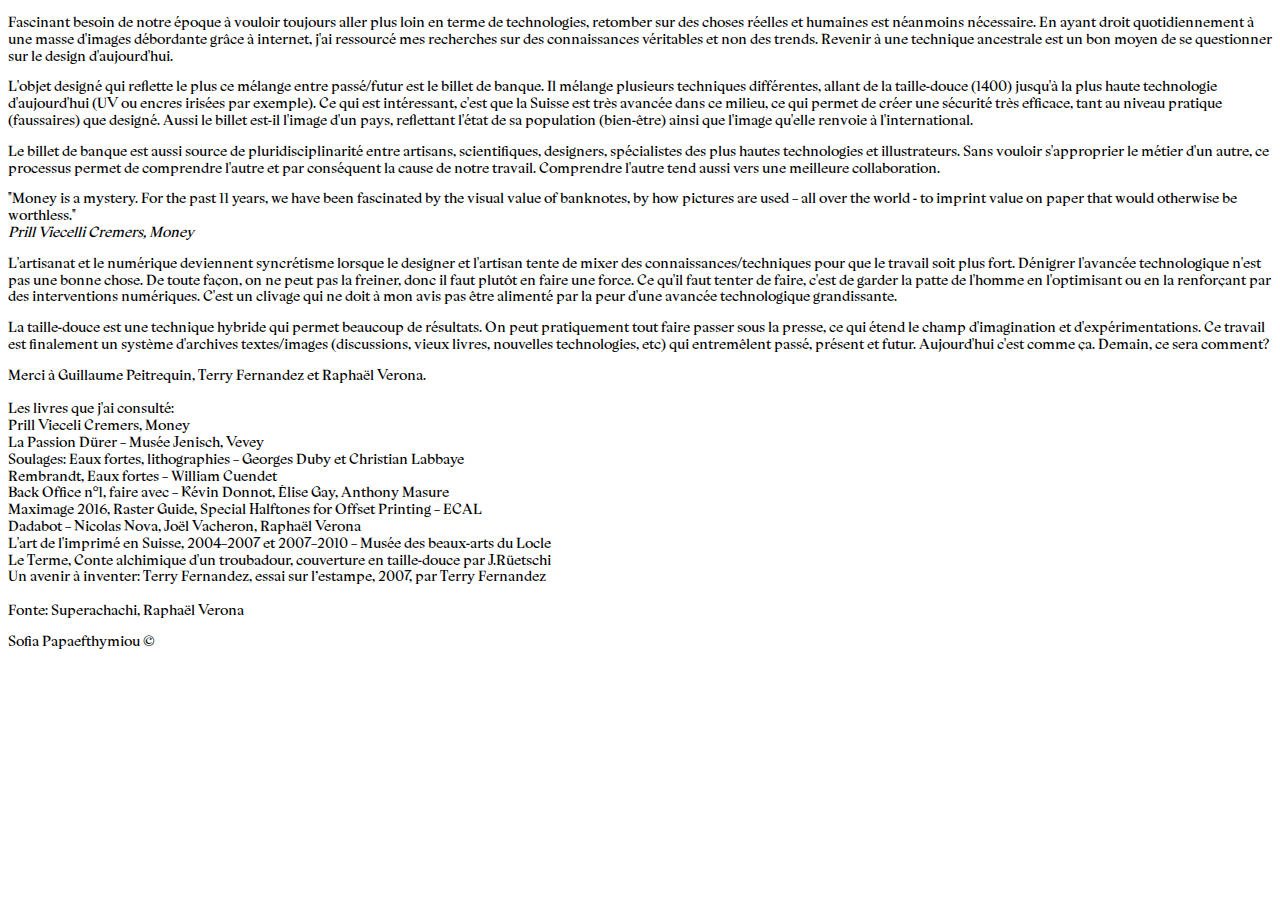
<file: lire.html>
<!DOCTYPE html>
<!-- saved from url=(0024)http://teoschifferli.ch/ -->
<html lang="en"><head><meta http-equiv="Content-Type" content="text/html; charset=UTF-8">

  
  <meta name="viewport" content="width=device-width,initial-scale=1.0, maximum-scale=1.0, user-scalable=no">

  <style>
    body {
        font-family: "Superachachi", serif;
        font-size: 14px; /*2vw*/
        font-weight: normal;
        line-height: 1.2em;
        -webkit-font-smoothing: antialiased;
        -moz-osx-font-smoothing: grayscale;
    }

  @font-face {
  font-family: "Superachachi";
  src: url('Superachachi-Medium.woff');  
  src:  
    local('Superachachi'),
    local('Superachachi'),
    url('Superachachi-Medium.woff')
    format('woff');
}

@media screen and (max-width: 1400px) {

  #global {
    min-width: 100%;
    margin-left: 15px;
    margin-right: 15px;
    font-size: 
  }
}
@media screen and (max-width: 864px) {
  header {
    width: 100%;
    padding-right: .8em;
    position: relative;
  }
}
  </style>

  <title>valeur.design</title>

  <body>
  	<header>
  		
  	</header>
  	<main>

      <p>
        Fascinant besoin de notre époque à vouloir toujours aller plus loin en terme de technologies, retomber sur des choses réelles et humaines est néanmoins nécessaire. En ayant droit quotidiennement à une masse d'images débordante grâce à internet, j'ai ressourcé mes recherches sur des connaissances véritables et non des trends. Revenir à une technique ancestrale est un bon moyen de se questionner sur le design d'aujourd'hui.
      </p>

      <p>
        L'objet designé qui reflette le plus ce mélange entre passé/futur est le billet de banque. Il mélange plusieurs techniques différentes, allant de la taille-douce (1400) jusqu'à la plus haute technologie d'aujourd'hui (UV ou encres irisées par exemple).
        Ce qui est intéressant, c'est que la Suisse est très avancée dans ce milieu, ce qui permet de créer une sécurité très efficace, tant au niveau pratique (faussaires) que designé. Aussi le billet est-il l'image d'un pays, reflettant l'état de sa population (bien-être) ainsi que l'image qu'elle renvoie à l'international.
      </p>

      <p>
        Le billet de banque est aussi source de pluridisciplinarité entre artisans, scientifiques, designers, spécialistes des plus hautes technologies et illustrateurs. Sans vouloir s'approprier le métier d'un autre, ce processus permet de comprendre l'autre et par conséquent la cause de notre travail. Comprendre l'autre tend aussi vers une meilleure collaboration.
      </p>

      <p>
        "Money is a mystery. For the past 11 years, we have been fascinated by the visual value of banknotes, by how pictures are used – all over the world - to imprint value on paper that would otherwise be worthless." </br> <i>Prill Viecelli Cremers, Money</i>
      </p>

      <p>
        L'artisanat et le numérique deviennent syncrétisme lorsque le designer et l'artisan tente de mixer des connaissances/techniques pour que le travail soit plus fort. Dénigrer l'avancée technologique n'est pas une bonne chose. De toute façon, on ne peut pas la freiner, donc il faut plutôt en faire une force. Ce qu'il faut tenter de faire, c'est de garder la patte de l'homme en l'optimisant ou en la renforçant par des interventions numériques. C'est un clivage qui ne doit à mon avis pas être alimenté par la peur d'une avancée technologique grandissante.
      </p>

      <p>
        La taille-douce est une technique hybride qui permet beaucoup de résultats. On peut pratiquement tout faire passer sous la presse, ce qui étend le champ d'imagination et d'expérimentations. Ce travail est finalement un système d'archives textes/images (discussions, vieux livres, nouvelles technologies, etc) qui entremêlent passé, présent et futur. Aujourd'hui c'est comme ça. Demain, ce sera comment?
      </p>

      <p>
        Merci à Guillaume Peitrequin, Terry Fernandez et Raphaël Verona.
    </br> 
    </br> Les livres que j'ai consulté: 
    </br> Prill Vieceli Cremers, Money
    </br> La Passion Dürer – Musée Jenisch, Vevey
    </br> Soulages: Eaux fortes, lithographies – Georges Duby et Christian Labbaye
    </br> Rembrandt, Eaux fortes – William Cuendet
    </br> Back Office n°1, faire avec – Kévin Donnot, Élise Gay, Anthony Masure
    </br> Maximage 2016, Raster Guide, Special Halftones for Offset Printing – ECAL
    </br> Dadabot – Nicolas Nova, Joël Vacheron, Raphaël Verona
    </br> L'art de l'imprimé en Suisse, 2004–2007 et 2007–2010 – Musée des beaux-arts du Locle
    </br> Le Terme, Conte alchimique d'un troubadour, couverture en taille-douce par J.Rüetschi
    </br> Un avenir à inventer: Terry Fernandez, essai sur l’estampe, 2007, par Terry Fernandez
    </br>
    </br> Fonte: Superachachi, Raphaël Verona



      </p>

      <p>
        Sofia Papaefthymiou ©
      </p>

  	</main>
  </body>

</html>
</file>
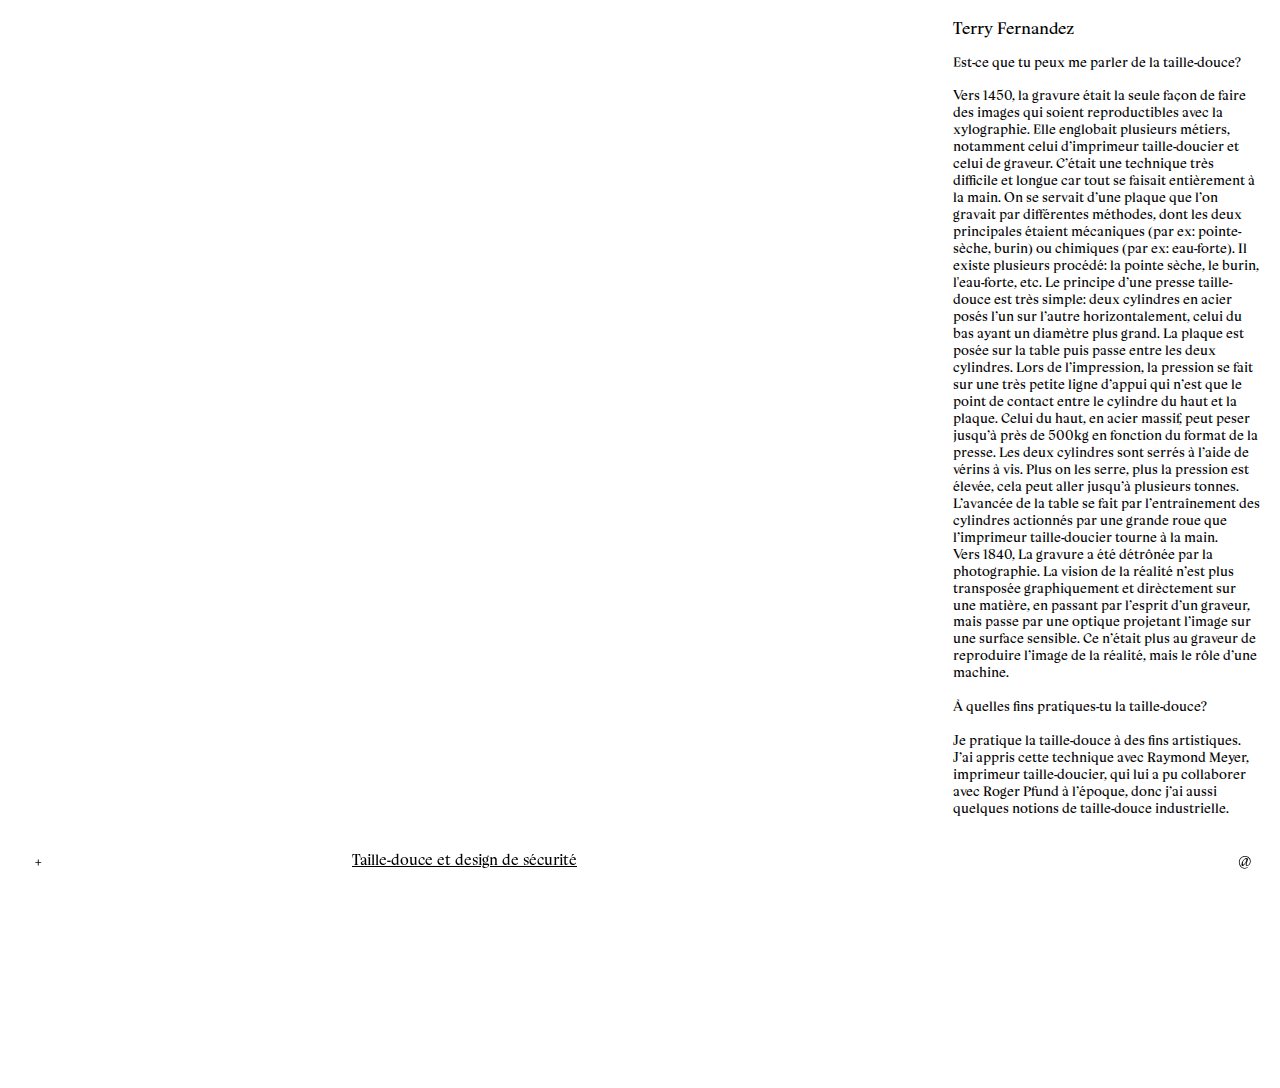
<file: valeur.design.html>
<!DOCTYPE html>
<!-- saved from url=(0024)http://teoschifferli.ch/ -->
<html lang="en"><head><meta http-equiv="Content-Type" content="text/html; charset=UTF-8">

  
  <meta name="viewport" content="width=device-width,initial-scale=1.0, maximum-scale=1.0, user-scalable=no">

  <title>valeur.design</title>
  <meta name="description" content="graphic design | zurich">
  <meta name="keywords" content="teo schifferli,teo,schifferli,graphic design,graphic,design,grafik,zurich,z&uuml;rich,studiolo">

  <link rel="stylesheet" href="swiper.min.css">
  <link rel="stylesheet" href="style.css">
  <style>
        
    html, body {
      height: 100%;
      overflow: hidden;
    }
    
    body {
        margin: 0 0 0 0;
        font-family: "Superachachi", serif;
        font-size: 14.5px;
        font-weight: normal;
        line-height: 1.3em;
        -webkit-font-smoothing: antialiased;
        -moz-osx-font-smoothing: grayscale;
    }

    #explication{
      margin-left:200px;
    }
    
    .swiper-container {
      margin-left: 4vw;
    }
    
    .swiper-slide {
      height: 1000px;
      width:  400px;
      box-sizing: border-box;
      overflow: hidden;
      position: relative;
      pointer-events: none;
    }
    
    .swiper-slide.vert {
      padding: 100px 50px;
    }

    .interviews {
      padding: 1.5em;
      height: calc(88vh);
      overflow-y: auto;
      font-size: 0.9em;
      line-height: 1.3em;
      width: 24%;
      float: right;
    }

    /*    .interviews {
      padding: 1.5em;
      height: calc(88vh);
      overflow-y: auto;
      font-size: 0.8em;
      line-height: 1.3em;
      width: 30%;
      float: right;
    }*/

    .flexcontainer .main {
      width: 80%;
    }

    
    .img, .mirror {
        width: auto;
        background-size: contain;
        background-repeat: no-repeat;
        background-position: center top;
        text-align: center;
        height: 50%;
        position: relative;
        padding-bottom: 2.5%;
    }
    
    .loading {
      width: 100%;
      height: 100%;
      background-color: #eee;
    }
    
    .mirror {
      /*transform: scaleY(-1);*/
      overflow: hidden;
      position: relative;
      margin-top: 2.5%;
      padding-bottom: 0;
    }
    
    .mirror:after {
      content:"";
      position: absolute;
      top: 0;
      left: 0;
      right: 0;
      bottom: 0;
      background: linear-gradient(to bottom, rgba(255,255,255, .7) 0%,rgba(255,255,255, .9) 20%, rgba(255,255,255, 1) 40%);
    }
    
    .vert img {
      position: static;
    }
    
    .mirror img {
      -o-transform: scaleY(-1);
      -ms-transform: scaleY(-1);
      -moz-transform: scaleY(-1);
      -webkit-transform: scaleY(-1);
      transform: scaleY(-1);
      position: static;
    }
    
    .overlay {
      position: fixed;
      bottom: 1em;
      z-index: 9999;
      padding: 1em;
    }
    
    .overlay .on, body:not(.mobile ) .overlay:hover .out, body.mobile .overlay.hover .out {
      display: none;
    }
    
    .overlay .on p {
      background-color: white;
      padding: .25em .375em;
      margin: -.25em -.375em;
    }
    
    .overlay .out {
      font-size: 1.2em;
    }
    
    body:not(.mobile) .overlay:hover .on, body.mobile .overlay.hover .on {
      display: block;
    }
    
    #contact {
      left: 1em;
    }
    
    #mail {
      right: 1em;
    }
    
    .swiper-wrapper {
      pointer-events: none;
    }
    
    .swiper-pagination {
      width: 80%;
      left: 10%;
      right: 10%;
      text-align: center;
      z-index: 999;
    }
    
    .swiper-pagination span {
      /*background-color: black;*/
      color: black;
      font-weight: normal;
      text-decoration: underline;
      padding: .25em .2em;
      line-height: 1.55em;
      margin-right: 380px;
    }
    
    img {
      width: 100%;
      height: auto;
      display: block;
      position: absolute;
      bottom: 0;
      cursor: pointer;
      pointer-events: auto;
    }
    
    a {
      text-decoration: none;
      color: inherit;
    }
    
    p {
      margin: 0;
    }
    
    img, .out, #mail {
      -webkit-touch-callout: none; /* iOS Safari */
      -webkit-user-select: none;   /* Chrome/Safari/Opera */
      -khtml-user-select: none;    /* Konqueror */
      -moz-user-select: none;      /* Firefox */
      -ms-user-select: none;       /* Internet Explorer/Edge */
      user-select: none;           /* Non-prefixed version, currently
                                      not supported by any browser */
    }
    
    @media screen and (max-width: 770px) {
      
      .swiper-slide {
        height: 800px;
        width:  400px;
      }
    
      .swiper-slide.vert {
        padding: 80px 40px;
      }

      body {
        font-family: "Superachachi", serif;
        font-size: 12.5px;
        font-weight: normal;
        line-height: 1em;
        -webkit-font-smoothing: antialiased;
        -moz-osx-font-smoothing: grayscale;
        }

      #explication{
        margin-left:200px;
      }

      .interviews {
        padding: 1.5em;
        height: calc(88vh);
        overflow-y: auto;
        font-size: 1em;
        line-height: 
      }

    @media screen and (max-width: 480px) {
      
      aside.interviews {
        position: absolute;
      }
      .swiper-slide {
        height: 500px;
        width:  250px;
      }
      .swiper-slide.vert {
        padding: 40px 20px;
      }
      .swiper-pagination {
        width: 70%;
        left: 15%;
        right: 15%;
        left: calc(3em - 1em);
        right: calc(3em - 1em);
        width: calc(100% - 6em);
      }
      #contact {
        left: 0;
      }
      #mail {
        right: 0;
      }
    }
    
    @media screen and (min-height: 890px) and (min-width: 1400px) {
      
      .swiper-slide {
        height: 1400px;
        width:  700px;
      }
    }
          
  </style>

</head>
<body class="">

  <header class="header cf" role="banner">
  <!--   <div id="contact" class="overlay">
      <div class="out">+</div>
      <div class="on">
        <p>Ceci est une documentation <br/>
        sur la technique de la taille douce,<br/>
        lié au domaine du design de sécurité. <br/>
        Si vous avez une question, <br/>
        n'hésitez pas à m'écrire un mail.<br/><br/>
        Sofia Papaefthymiou<br/>
        Eracom, Lausanne, Suisse<br/>
        </p>
      </div> -->
    </div>

        <div id="mail" class="overlay"><a href="mailto:papaefthymiousophie@gmail.com">@</a></div>
       <div id="explication" class="overlay" style="position:center; margin-left:20px; margin-bottom:0px;"><a href="#" onClick="pop()">+</a></div>

<script>
function pop() {
window.open('lire.html','text','height=200, width=400, top=100, left=100, padding=300, toolbar=no, menubar=yes, location=no, resizable=yes, scrollbars=no, status=no');
}
</script>


  </header>

<section class="flexcontainer">

  <aside class="interviews">
  <p>
      <p style="font-size:16px;">Terry Fernandez</p></br>
        <p>Est-ce que tu peux me parler de la taille-douce?</p></br>
        <p>
          Vers 1450, la gravure était la seule façon de faire des images qui soient reproductibles avec la xylographie. Elle englobait
plusieurs métiers, notamment celui d’imprimeur taille-doucier et celui
de graveur. C’était une technique très difficile et longue car tout se faisait
entièrement à la main. On se servait d’une plaque que l’on gravait par
différentes méthodes, dont les deux principales étaient mécaniques (par ex: pointe-sèche, burin) ou chimiques (par ex: eau-forte). Il existe plusieurs procédé: la pointe sèche, le burin, l'eau-forte, etc. Le principe d’une presse taille-douce est très simple: deux cylindres en acier posés l’un sur l’autre horizontalement, celui du bas ayant un diamètre plus grand. La plaque est posée sur la table puis passe entre les deux cylindres. Lors de l’impression, la pression se fait sur une très petite ligne d’appui qui n’est que le point de contact entre le cylindre du haut et la plaque. Celui du haut, en acier massif, peut peser jusqu’à près de 500kg en fonction du format de la presse. Les deux cylindres sont serrés à l’aide de vérins à vis. Plus on les serre, plus la pression est élevée, cela peut aller jusqu’à plusieurs tonnes. L’avancée de la table se fait par l’entraînement des cylindres actionnés par une grande roue que
l’imprimeur taille-doucier tourne à la main. </br>
 Vers 1840, La gravure a été détrônée par la photographie. La vision de la réalité n’est plus transposée graphiquement et dirèctement sur une matière, en passant par l’esprit d’un graveur, mais passe par une optique projetant l’image sur une surface sensible. Ce n’était plus au graveur de reproduire l’image de la réalité, mais le rôle d’une machine.
        </p>
    </br>
    <p>À quelles fins pratiques-tu la taille-douce?</p></br>
      <p>
        Je pratique la taille-douce à des fins artistiques. J’ai appris cette technique avec Raymond Meyer, imprimeur taille-doucier, qui lui a pu collaborer avec Roger Pfund à l’époque, donc j’ai aussi quelques notions de taille-douce industrielle.
      </p>
    </br>
    <p> Qu'est-ce qui t'attire dans cette technique?</p></br>
      <p>
        Ce que je trouve fascinant, c'est de mélanger les techniques et procédés. En fait, je crois que les possibilités sont infinies. L'autre jour, j'avais un objet en mousse avec un relief en bosses. Je l'ai enduit d'encre et l'ai passé sous la presse, et bien même ça, ça a donné quelque chose! L’estampe s’impose comme un médium d’une grande qualité et d’un potentiel sans limite.
      </p>
      <p>
        En taille-douce, il existe des encres noires ou colorées. Il est aussi possible de rehausser les estampes imprimées. L'artiste et moi-même réinterprètons l'image (comme une trame en imprimerie). On construit une idée de la réalité.
      </p>
    </br>
      <p>
        Est-ce que tu penses que la taille-douce est une technique qui pourrait disparaître?
      </p></br>
      <p>
        Non, je ne pense pas. Imagine qu'elle existe déjà depuis 1400, si elle n'était pas si efficace, elle serait se serait effacée très vite et n'existerait plus depuis longtemps je pense… Mais du coup, nous sommes quand même peu à poursuivre cette technique ancestrale, et je tente d'apporter le maximum de mes connaissances, que j'ai moi-même apprises par un maître de la taille-douce, Raymond Meyer. 
        </br> Certes le numérique s'est développé, mais je pense que ça ne vaut pas la peine d’imiter la taille-douce, mais plutôt de la compléter. C’est drôle, tous ces logiciels de création numérique qui reprennent les anciens termes liés à l’estampe et à l’imprimerie (aquatinte, mezzotinto, manière noire, effet graufrage).
      </p>
      </br>

      <p>Rapport entre taille-douce et sécurité, qu'en penses-tu?</p>  </br>
      <p> Aussi étonnant que cela puisse paraître, l’une des rares applications industrielles pour laquelle la taille-douce est encore sollicitée aujourd’hui est l’impression des papier valeurs; autrement dit, des billets de banque! Ce secteur, qui se doit d’être à la pointe de la technologie d’impression, utilise encore le principe de l’impression taille-douce, vieille de cinq siècles, quoique de manière automatisée et combinée à d’autres techniques modernes afin de garantir un maximum de sécurité. Si la taille-douce est encore utilisée dans ce domaine précis c’est qu’ aujourd’hui aucune autre technique ne peut remplacer sa finesse d'impression ainsi que sa capacité de matérialisation. Son rendu est quasiment irreproductible. Le principe est resté le même; celui d’une matrice gravée donnant un bloc imprimant qui, au contact par pression sur une surface, se matérialise sous la forme d’une empreinte.</p>
    </br></br></br>

  <p>
      <p style="font-size:16px;">Guillaume Peitrequin </p>
    </br>
      <p>Par sa rareté, sa confidentialité et sa préciosité, tu penses qu’imaginer des designs de sécurité est un prestige?</p></br>
      C’est surtout un prestige par rapport aux gens que tu côtoies. Des artisans, comme les taille-douciers, ont des notions artisanales qui existent depuis des siècles et qui, à cause du numérique, ont tendance à être oubliées. Il y a une relation intéressante entre la technologie et l’artisanat (artisan de technologie). Il faut un savoir-faire ancestrale, une connaissance ancienne pour pouvoir avancer. Aujourd’hui, on n’invente plus vraiment, on innove sans arrêt.</p>

      Aujourd’hui, il y a tellement d’images et de trends. La taille-douce n’est pas un trend. Documenter et tester cette technique, c’est quitter pendant un moment cette vague de modernité où tout va très vite et où tout a l’air éphémère. Cela te permet de repartir d’une base véritable et d’utiliser les codes de cette technique. Cela a un côté rassurant. Il y a une justesse qui n’est pas remplaçable. </br> En voyant les portraits d’Albrecht Dürer, l’esthétique de la taille-douce vient de ce bagage et elle a une dimension historique. Cette esthétique est restée.
    </br></br>
      <p>Le billet va-t-il complètement disparaître?</p></br>
      (Sourire) Il y a déjà la Suède qui a instauré un système de cartes. Il y a une puce et le design est seulement esthétique, c’est-à-dire qu’à part cette puce, il n’y a pas d’élément de sécurité comme sur un billet. Ce processus engendre une question de confiance; qui dit disparition de la monnaie dit traçabilité.</p>
    </br>
      <p>Est-ce que tu penses que le design de sécurité relate d’un aspect utopique ?</p></br>
      <p>Un peu oui, de toute façon ce n’est pas possible de créer un design dans lequel tout le monde se retrouve. C’est l’acceptation du peuple. La place d’un individu dans un État, la relation du peuple avec le gouvernement. Et puis, la sécurité et l’économie nationale sont un peu le tissu du pays. Mais je dirais que c’est surtout la performance globale du pays qui marque une sécurité nationale.</p>
 
      <p>Je vois le design de sécurité comme un compromis. Si ton design ne fonctionnera pas à l’impression, tu recommences. Tout bouge. La technologie cadre un peu ton travail, c’est une contrainte qui te permet d’avancer.</p>
      </br>
      <p>Où se situe la sécurité aujourd’hui?</p>
    </br>
      <p> 
        Tu ne peux pas vérouiller une sécurité par un design. Je pense que le design de sécurité est étroitement lié à la notion de temps. Déjà, plus il y a d’éléments de sécurité sur un billet ou un passeport, plus le faussaire applique du temps à reproduire la pièce. Ensuite, c’est le temps que tu prends à imaginer le design et à l’appliquer. Et pour finir, on renouvelle sans cesse. 
      </p>
      </br></br></br>
</p>

    <p style="font-size:16px;">Pierre Soulages</p></br>
        Un entretien sur la gravue, Christian Labbaye et Pierre Soulages, janvier 1974. </br>Soulages: Eaux fortes, lithographies – Georges Duby et Christian Labbaye, pages 19–28. 
    </br></br>
      <p>
        En 1951. C'était donc la première fois. Qu'est-ce qui vous a conduit vers ce type d'expression?
      </p>
      <p>
          «À vrai dire, c'est une initiative extérieure, qui répondait à un désir ancien, c'est une initiative de Lacourière, je crois même de Madame Lacourière qui, passant un jour devant la Galerie Carré, a vu l'une de mes peintures en vitrine. Elle m'a dit avec un lapsus dont je me suis toujours souvenu: «J'ai vu une très belle <i>planche</i> de vous…» Ce qu'elle avait vu, c'était quelque chose qui pouvait faire une gravure. </br>(…)
          </br>C'est comme ça que ça a commencé Ça répondait à un désir ancien, que je n'avais jamais osé réaliser parce que je reculais devant la quantité, l'importance des choses à manipuler, à dominer… Mais je suis allé voir, très soutenu, très encouragé par le désir de l'imprimeur.»
        </p>
      </br>
        <p>
          «Plus je creusais le cuivre, plus le noir était profond (l'ensemble des traces gravées qui s'organisaient avec ces noirs profonds); mais à force d'approfondir ce noir, brusquement j'ai trouvé la planche, c'est-à-dire que j'ai trouvé le blanc, le blanc du papier à l'impression. À ce moment-là tout a basculé. Alors que dans le procédé habituel il y a continuité… Continuité entre le gris, le gris plus foncé (les valeurs), le noir, le plus noir, l'encore plus noir… brusquement on rencontre le blanc. Il y a un seuil, tout change d'un coup, il y a rupture… et la composition, l'ensemble des rapports, tout est remis en question, et tout repart de là, et c'est extrêmement stimulant.»
        </p>
      </br>
        <p>
          «C'est une manière des plus stimulantes de travailler, de graver sans être marqué par une idée de ce que l'on croit être ou de ce qu'on voudrait devenir.»
        </p>
    </br>
        <p>
          «Dans l'impression traditionnelle, on décompose les couleurs en plusieurs planches et on travaille en essayant d'imaginer quelles relations vont se créer dans leurs passages successifs sous la presse. Pour les connaître vraiment, il faut attendre un essai sur papier. Cette manière correspond davantage à la reconstitution d'une œuvre préexistante, à la copie de formes nées d'une autre technique, d'une peinture, d'un dessin, d'une gouache. </br> Par contre, dans ma façon de procéder, j'ai un contact sensible avec ce que je fais; le cuivre que j'ai en main est déjà quelque chose de la furue épreuve imprimée: les creux correspondent à l'encrage habituel à la taille-douce (pour moi, le plus souvent, ce sont les noirs), les reliefs à la couleur qui se déposera ensuite par roulage (encrage semblable à celui de la gravure sur bois). (…), c'est à cause de l'action d'un ensemble de relations sur l'imagination et la sensibilité, sur ce dont je suis conscient et sur ce dont je ne suis pas conscient, action qui éveille le désir d'intensifier, de continuer ou détruire.»
        </p>
    </br>
        <p>
          «L'imprimeur pour moi est un révélateur, quelqu'un qui me fait voir, m'aide à voir – ou que je pousse à m'aider à voir, ce qui s'est produit sur la planche quand on grave est quelque fois très différent – à l'impression – de ce qu'on imaginait. La planche n'est pas le but, elle est un outil. C'est l'empreinte encrée qui est le but.»
        </p>
    </br>
        <p>
          «Ce qui me conduit, c'est ce qu'apporte le geste sur la toile, c'est la trace matérielle de ce geste… Ce qui compte, ce n'est pas seulement la direction de mon coup de brosse, mais l'existence matérielle, picturale de cette trace, c'est-à-dire sa surface, sa matière, les rapports qu'elle entretient avec le fond, le contour, ses accidents plus ou moins imprévisibles… (…) Ceci pour la peinture. Pour la gravure, il en va de même, sauf que d'autres agents interviennent: l'acide, le vernis qui écalte, qui saute, qui protège plus ou moins bien, et aussi l'impression, la presse, et dans ce travail-là, ce qui se produit est beaucoup plus lent.»
        </p>
</p>

</aside>

<main class="main cf" role="main">

  <!-- Slider main container -->

  <div class="swiper-container swiper-container-horizontal swiper-container-free-mode swiper-container-3d swiper-container-coverflow" style="transform: translateY(-130.375px);">

    <!-- Additional required wrapper -->
    <div class="swiper-wrapper" style="transform: translate3d(391px, 0px, 0px); transition-duration: 0ms;">



  <!-- SLIDESHOW IMAGES -->

                <!-- IMG – Prill Vieceli Cremers, Money -->
<div class="swiper-slide container" data-caption="<a href='https://www.editionpatrickfrey.com/en/books/money-prill-vieceli-cremers'>Prill Vieceli Cremers, Money</a>" style="opacity: 0; transform: translateZ(-120000px); transition-duration: 0ms;">
<div class="img" style="width: 100%;"><img class="loading" data-src='images/01_prill.jpg'></div>
</div>

<div class="swiper-slide container" data-caption="<a href='https://www.editionpatrickfrey.com/en/books/money-prill-vieceli-cremers'>Prill Vieceli Cremers, Money</a>" style="opacity: 0; transform: translateZ(-120000px); transition-duration: 0ms;">
<div class="img" style="width: 100%;"><img class="loading" data-src='images/02_prill.jpg'></div>
</div>

<div class="swiper-slide container" data-caption="<a href='https://www.editionpatrickfrey.com/en/books/money-prill-vieceli-cremers'>Prill Vieceli Cremers, Money</a>" style="opacity: 0; transform: translateZ(-120000px); transition-duration: 0ms;">
<div class="img" style="width: 100%;"><img class="loading" data-src='images/03_prill.jpg'></div>
</div>

<div class="swiper-slide container" data-caption="<a href='https://www.editionpatrickfrey.com/en/books/money-prill-vieceli-cremers'>Prill Vieceli Cremers, Money</a>" style="opacity: 0; transform: translateZ(-120000px); transition-duration: 0ms;">
<div class="img" style="margin: 0 14.77227%;"><img class="loading" data-src='images/04_prill.jpg'></div>
</div>

<div class="swiper-slide container" data-caption="<a href='https://www.editionpatrickfrey.com/en/books/money-prill-vieceli-cremers'>Prill Vieceli Cremers, Money</a>" style="opacity: 0; transform: translateZ(-120000px); transition-duration: 0ms;">
<div class="img" style="width: 100%;"><img class="loading" data-src='images/05_prill.jpg'></div>
</div>


                <!-- IMG – Albrecht Dürer-->
<div class="swiper-slide container" data-caption="<a href='http://fivecontinentseditions.com/fr/scheda.php?id=9788874396795'>Albrecht Dürer, xylographie – Saint Michel terrassant le dragon 1498</a>" style="opacity: 0; transform: translateZ(-120000px); transition-duration: 0ms;">
<div class="img" style="margin: 0 14.77227%;"><img class="loading" data-src='images/06_durer.jpg'></div>
</div>

<div class="swiper-slide container" data-caption="<a href='http://fivecontinentseditions.com/fr/scheda.php?id=9788874396795'>Albrecht Dürer, xylographie – Joachim et l'Ange 1504</a>" style="opacity: 0; transform: translateZ(-120000px); transition-duration: 0ms;">
<div class="img" style="margin: 0 14.77227%;"><img class="loading" data-src='images/07_durer.jpg'></div>
</div>

<div class="swiper-slide container" data-caption="<a href='http://fivecontinentseditions.com/fr/scheda.php?id=9788874396795'>Albrecht Dürer, xylographie – Saint Christophe 1511</a>" style="opacity: 0; transform: translateZ(-120000px); transition-duration: 0ms;">
<div class="img" style="margin: 0 14.77227%;"><img class="loading" data-src='images/08_durer.jpg'></div>
</div>

<div class="swiper-slide container" data-caption="<a href='http://fivecontinentseditions.com/fr/scheda.php?id=9788874396795'>Albrecht Dürer, xylographie – l'Annonciation 1510</a>" style="opacity: 0; transform: translateZ(-120000px); transition-duration: 0ms;">
<div class="img" style="margin: 0 14.77227%;"><img class="loading" data-src='images/09_durer.jpg'></div>
</div>

<div class="swiper-slide container" data-caption="<a href='http://fivecontinentseditions.com/fr/scheda.php?id=9788874396795'>Albrecht Dürer, xylographie – Samson tuant le lion 1498</a>" style="opacity: 0; transform: translateZ(-120000px); transition-duration: 0ms;">
<div class="img" style="margin: 0 14.77227%;"><img class="loading" data-src='images/10_durer.jpg'></div>
</div>

<div class="swiper-slide container" data-caption="<a href='http://fivecontinentseditions.com/fr/scheda.php?id=9788874396795'>Albrecht Dürer, burin – Jésus-Christ devant Caïphe 1512</a>" style="opacity: 0; transform: translateZ(-120000px); transition-duration: 0ms;">
<div class="img" style="margin: 0 14.77227%;"><img class="loading" data-src='images/11_durer.jpg'></div>
</div>

                <!-- IMG – Roger Pfund-->
<div class="swiper-slide container" data-caption="<a href='http://www.atelierpfund.ch/'>Roger Pfund</a>" style="opacity: 0; transform: translateZ(-120000px); transition-duration: 0ms;">
<div class="img" style="width: 100%;"><img class="loading" data-src='images/12_roger.jpg'></div>
</div>

<div class="swiper-slide container" data-caption="<a href='http://www.atelierpfund.ch/'>Roger Pfund</a>" style="opacity: 0; transform: translateZ(-120000px); transition-duration: 0ms;">
<div class="img" style="width: 100%;"><img class="loading" data-src='images/13_roger.jpg'></div>
</div>

<div class="swiper-slide container" data-caption="<a href='http://www.atelierpfund.ch/'>Roger Pfund</a>" style="opacity: 0; transform: translateZ(-120000px); transition-duration: 0ms;">
<div class="img" style="width: 100%;"><img class="loading" data-src='images/14_roger.jpg'></div>
</div>

<div class="swiper-slide container" data-caption="<a href='http://www.atelierpfund.ch/'>Roger Pfund</a>" style="opacity: 0; transform: translateZ(-120000px); transition-duration: 0ms;">
<div class="img" style="width: 100%;"><img class="loading" data-src='images/15_roger.jpg'></div>
</div>

<div class="swiper-slide container" data-caption="<a href='http://www.atelierpfund.ch/'>Roger Pfund</a>" style="opacity: 0; transform: translateZ(-120000px); transition-duration: 0ms;">
<div class="img" style="width: 100%;"><img class="loading" data-src='images/16_roger.jpg'></div>
</div>

<div class="swiper-slide container" data-caption="<a href='http://www.atelierpfund.ch/'>Roger Pfund</a>" style="opacity: 0; transform: translateZ(-120000px); transition-duration: 0ms;">
<div class="img" style="width: 100%;"><img class="loading" data-src='images/17_roger.jpg'></div>
</div>

<!--<div class="swiper-slide container" data-caption="Roger Pfund" style="opacity: 0; transform: translateZ(-120000px); transition-duration: 0ms;">
<div class="img" style="width: 100%;"><img class="loading" data-src='images/7_roger.jpg'></div>
</div>

<div class="swiper-slide container" data-caption="Roger Pfund" style="opacity: 0; transform: translateZ(-120000px); transition-duration: 0ms;">
<div class="img" style="width: 100%;"><img class="loading" data-src='images/8_roger.jpg'></div>
</div>

<div class="swiper-slide container" data-caption="Roger Pfund" style="opacity: 0; transform: translateZ(-120000px); transition-duration: 0ms;">
<div class="img" style="width: 100%;"><img class="loading" data-src='images/9_roger.jpg'></div>
</div> -->


                <!-- IMG – Soulages-->
<div class="swiper-slide container" data-caption="<a href='http://musee-soulages.rodezagglo.fr/oeuvre/eau-forte-xx-1972/'>Pierre Soulages, Eau-forte n°7 (cuivre) 1957 (66×50 cm)</a>" style="opacity: 0; transform: translateZ(-120000px); transition-duration: 0ms;">
<div class="img" style="margin: 0 14.77227%;"><img class="loading" data-src='images/18_soulages.jpg'></div>
</div>

<div class="swiper-slide container" data-caption="<a href='http://musee-soulages.rodezagglo.fr/oeuvre/eau-forte-xx-1972/'>Pierre Soulages, Eau-forte n°12 (cuivre) 1957 (66×50 cm)</a>" style="opacity: 0; transform: translateZ(-120000px); transition-duration: 0ms;">
<div class="img" style="margin: 0 14.77227%;"><img class="loading" data-src='images/19_soulages.jpg'></div>
</div>

<div class="swiper-slide container" data-caption="<a href='http://musee-soulages.rodezagglo.fr/oeuvre/eau-forte-xx-1972/'>Pierre Soulages, Lithographie n°2 (3 planches) 1957 (66×50,5 cm)</a>" style="opacity: 0; transform: translateZ(-120000px); transition-duration: 0ms;">
<div class="img" style="margin: 0 14.77227%;"><img class="loading" data-src='images/20_soulages.jpg'></div>
</div>

                <!-- IMG – Rembrandt-->
<div class="swiper-slide container" data-caption="Rembrandt, Nu-tête, 1629 (178×156 mm), gravé avec instrument à double pointe" style="opacity: 0; transform: translateZ(-120000px); transition-duration: 0ms;">
<div class="img" style="margin: 0 14.77227%;"><img class="loading" data-src='images/21_rembrandt.jpg'></div>
</div>

<div class="swiper-slide container" data-caption="Rembrandt, Adam et Eve, 1638 (161×116 mm)" style="opacity: 0; transform: translateZ(-120000px); transition-duration: 0ms;">
<div class="img" style="margin: 0 14.77227%;"><img class="loading" data-src='images/22_rembrandt.jpg'></div>
</div>

<!-- <div class="swiper-slide container" data-caption="Rembrandt, La Mise au Tombeau n°I, 1645 (211×161 mm)" style="opacity: 0; transform: translateZ(-120000px); transition-duration: 0ms;">
<div class="img" style="margin: 0 14.77227%;"><img class="loading" data-src='images/23_rembrandt.jpg'></div>
</div> --> 

<div class="swiper-slide container" data-caption="Rembrandt, La Mise au Tombeau n°IV, 1645 (211×161 mm)" style="opacity: 0; transform: translateZ(-120000px); transition-duration: 0ms;">
<div class="img" style="margin: 0 14.77227%;"><img class="loading" data-src='images/24_rembrandt.jpg'></div>
</div>

<div class="swiper-slide container" data-caption="Rembrandt, Pierre et Jean à la porte du Temple, 1630 (221×170 mm)" style="opacity: 0; transform: translateZ(-120000px); transition-duration: 0ms;">
<div class="img" style="margin: 0 14.77227%;"><img class="loading" data-src='images/25_rembrandt.jpg'></div>
</div>

<div class="swiper-slide container" data-caption="Rembrandt, La Vierge et l'Enfant sur des Nuages, 1641 (166×104 mm)" style="opacity: 0; transform: translateZ(-120000px); transition-duration: 0ms;">
<div class="img" style="margin: 0 14.77227%;"><img class="loading" data-src='images/26_rembrandt.jpg'></div>
</div>

<div class="swiper-slide container" data-caption="Rembrandt, Saint Jérôme lisant, 1634 (108×90 mm)" style="opacity: 0; transform: translateZ(-120000px); transition-duration: 0ms;">
<div class="img" style="margin: 0 14.77227%;"><img class="loading" data-src='images/27_rembrandt.jpg'></div>
</div>

<div class="swiper-slide container" data-caption="Rembrandt, Saint Pierre repentant, 1645 (133×117 mm)" style="opacity: 0; transform: translateZ(-120000px); transition-duration: 0ms;">
<div class="img" style="margin: 0 14.77227%;"><img class="loading" data-src='images/28_rembrandt.jpg'></div>
</div>

                <!-- IMG – Terry Fernandez-->
<div class="swiper-slide container" data-caption="Encrage de la plaque, Terry Fernandez" style="opacity: 0; transform: translateZ(-120000px); transition-duration: 0ms;">
<div class="img" style="margin: 0 14.77227%;"><img class="loading" data-src='images/29_terry.jpg'></div>
</div>

<div class="swiper-slide container" data-caption="Essuyage à la tarlatane (tissu de coton, enlève 95% encre), </br> Terry Fernandez" style="opacity: 0; transform: translateZ(-120000px); transition-duration: 0ms;">
<div class="img" style="margin: 0 14.77227%;"><img class="loading" data-src='images/30_terry.jpg'></div>
</div>

<div class="swiper-slide container" data-caption="Essuyage fin à la paume, Terry Fernandez" style="opacity: 0; transform: translateZ(-120000px); transition-duration: 0ms;">
<div class="img" style="margin: 0 14.77227%;"><img class="loading" data-src='images/31_terry.jpg'></div>
</div>

<div class="swiper-slide container" data-caption="Nettoyage des bords de la plaque, Terry Fernandez" style="opacity: 0; transform: translateZ(-120000px); transition-duration: 0ms;">
<div class="img" style="margin: 0 14.77227%;"><img class="loading" data-src='images/32_terry.jpg'></div>
</div>

<div class="swiper-slide container" data-caption="Terry Fernandez" style="opacity: 0; transform: translateZ(-120000px); transition-duration: 0ms;">
<div class="img" style="margin: 0 14.77227%;"><img class="loading" data-src='images/33_terry.jpg'></div>
</div>

<div class="swiper-slide container" data-caption="Terry Fernandez, humidification" style="opacity: 0; transform: translateZ(-120000px); transition-duration: 0ms;">
<div class="img" style="margin: 0 14.77227%;"><img class="loading" data-src='images/34_terry.jpg'></div>
</div>

<div class="swiper-slide container" data-caption="Terry Fernandez, passage à la presse" style="opacity: 0; transform: translateZ(-120000px); transition-duration: 0ms;">
<div class="img" style="margin: 0 14.77227%;"><img class="loading" data-src='images/35_terry.jpg'></div>
</div>

<div class="swiper-slide container" data-caption="Terry Fernandez (Le Terme, couverture en taille-douce par J.Rüetschi)" style="opacity: 0; transform: translateZ(-120000px); transition-duration: 0ms;">
<div class="img" style="margin: 0 14.77227%;"><img class="loading" data-src='images/36_terry.jpg'></div>
</div>

<div class="swiper-slide container" data-caption="Terry Fernandez (Le Terme, couverture en taille-douce par J.Rüetschi)" style="opacity: 0; transform: translateZ(-120000px); transition-duration: 0ms;">
<div class="img" style="margin: 0 14.77227%;"><img class="loading" data-src='images/37_terry.jpg'></div>
</div>

<div class="swiper-slide container" data-caption="Terry Fernandez, xylographie" style="opacity: 0; transform: translateZ(-120000px); transition-duration: 0ms;">
<div class="img" style="margin: 0 14.77227%;"><img class="loading" data-src='images/38_terry.jpg'></div>
</div>

<div class="swiper-slide container" data-caption="Terry Fernandez" style="opacity: 0; transform: translateZ(-120000px); transition-duration: 0ms;">
<div class="img" style="margin: 0 14.77227%;"><img class="loading" data-src='images/39_terry.jpg'></div>
</div>

                <!-- IMG – Back Office-->
<div class="swiper-slide container" data-caption="<a href='http://www.revue-backoffice.com/numeros/01-faire-avec'>Back office #1</a>" style="opacity: 0; transform: translateZ(-120000px); transition-duration: 0ms;">
<div class="img" style="margin: 0 14.77227%;"><img class="loading" data-src='images/40_blackoffice.jpg'></div>
</div>

<div class="swiper-slide container" data-caption="<a href='http://www.revue-backoffice.com/numeros/01-faire-avec'>Back office #1</a>" style="opacity: 0; transform: translateZ(-120000px); transition-duration: 0ms;">
<div class="img" style="margin: 0 14.77227%;"><img class="loading" data-src='images/41_blackoffice.jpg'></div>
</div>

<div class="swiper-slide container" data-caption="<a href='http://www.revue-backoffice.com/numeros/01-faire-avec'>Back office #1</a>" style="opacity: 0; transform: translateZ(-120000px); transition-duration: 0ms;">
<div class="img" style="margin: 0 14.77227%;"><img class="loading" data-src='images/42_blackoffice.jpg'></div>
</div>

<div class="swiper-slide container" data-caption="<a href='http://www.revue-backoffice.com/numeros/01-faire-avec'>Back office #1</a>" style="opacity: 0; transform: translateZ(-120000px); transition-duration: 0ms;">
<div class="img" style="margin: 0 14.77227%;"><img class="loading" data-src='images/43_blackoffice.jpg'></div>
</div>

<div class="swiper-slide container" data-caption="<a href='http://www.revue-backoffice.com/numeros/01-faire-avec'>Back office #1</a>" style="opacity: 0; transform: translateZ(-120000px); transition-duration: 0ms;">
<div class="img" style="margin: 0 14.77227%;"><img class="loading" data-src='images/44_blackoffice.jpg'></div>
</div>

<div class="swiper-slide container" data-caption="<a href='http://www.revue-backoffice.com/numeros/01-faire-avec'>Back office #1</a>" style="opacity: 0; transform: translateZ(-120000px); transition-duration: 0ms;">
<div class="img" style="margin: 0 14.77227%;"><img class="loading" data-src='images/45_blackoffice.jpg'></div>
</div>

<div class="swiper-slide container" data-caption="<a href='http://www.revue-backoffice.com/numeros/01-faire-avec'>Back office #1</a>" style="opacity: 0; transform: translateZ(-120000px); transition-duration: 0ms;">
<div class="img" style="margin: 0 14.77227%;"><img class="loading" data-src='images/46_blackoffice.jpg'></div>
</div>

<div class="swiper-slide container" data-caption="<a href='http://www.revue-backoffice.com/numeros/01-faire-avec'>Back office #1</a>" style="opacity: 0; transform: translateZ(-120000px); transition-duration: 0ms;">
<div class="img" style="margin: 0 14.77227%;"><img class="loading" data-src='images/47_blackoffice.jpg'></div>
</div>

                <!-- IMG – Maximage 2016-->
<div class="swiper-slide container" data-caption="<a href='http://www.maximage.biz'>Maximage (10LPC Square, Line, Round, Elliptical)</a>" style="opacity: 0; transform: translateZ(-120000px); transition-duration: 0ms;">
<div class="img" style="width: 100%;"><img class="loading" data-src='images/48_maximage.jpg'></div>
</div>

<div class="swiper-slide container" data-caption="<a href='http://www.maximage.biz'>Maximage (3LPC et 2LPC Round)</a>" style="opacity: 0; transform: translateZ(-120000px); transition-duration: 0ms;">
<div class="img" style="width: 100%;"><img class="loading" data-src='images/49_maximage.jpg'></div>
</div>

<div class="swiper-slide container" data-caption="<a href='http://www.maximage.biz'>Maximage (24LPC et 80LPC Elliptical)</a>" style="opacity: 0; transform: translateZ(-120000px); transition-duration: 0ms;">
<div class="img" style="width: 100%;"><img class="loading" data-src='images/50_maximage.jpg'></div>
</div>

<div class="swiper-slide container" data-caption="<a href='http://www.maximage.biz'>Maximage (Moiré Heidelberg 34 LPC)</a>" style="opacity: 0; transform: translateZ(-120000px); transition-duration: 0ms;">
<div class="img" style="width: 100%;"><img class="loading" data-src='images/51_maximage.jpg'></div>
</div>

<div class="swiper-slide container" data-caption="<a href='http://www.maximage.biz'>Maximage (Custom Hybrid 12LPC et Elliptical)</a>" style="opacity: 0; transform: translateZ(-120000px); transition-duration: 0ms;">
<div class="img" style="width: 100%;"><img class="loading" data-src='images/52_maximage.jpg'></div>
</div>

<div class="swiper-slide container" data-caption="<a href='http://www.maximage.biz'>Maximage (10LPC Square, Line, Round, Elliptical)</a>" style="opacity: 0; transform: translateZ(-120000px); transition-duration: 0ms;">
<div class="img" style="width: 100%;"><img class="loading" data-src='images/53_maximage.jpg'></div>
</div>

<div class="swiper-slide container" data-caption="<a href='http://www.maximage.biz'>Maximage (08LPC et 04LPC, Line)</a>" style="opacity: 0; transform: translateZ(-120000px); transition-duration: 0ms;">
<div class="img" style="width: 100%;"><img class="loading" data-src='images/54_maximage.jpg'></div>
</div>

<div class="swiper-slide container" data-caption="<a href='http://www.maximage.biz'>Maximage (10LPC Line)</a>" style="opacity: 0; transform: translateZ(-120000px); transition-duration: 0ms;">
<div class="img" style="width: 100%;"><img class="loading" data-src='images/55_maximage.jpg'></div>
</div>
<!-- <div class="swiper-slide container" data-caption="Maximage 2012" style="opacity: 0; transform: translateZ(-120000px); transition-duration: 0ms;">
<div class="img" style="width: 100%;"><img class="loading" data-src='images/56_maximage.jpg'></div> -->
</div>

  </div>
</div>


  <!-- SPAN DESCRIPTION -->
  <div id="swiper-pagination" class="overlay swiper-pagination swiper-pagination-custom"><span>Taille-douce et design de sécurité</span>
  </div>

</main>


</section> <!-- fin .flexcontainer -->
  
  <!-- jQuery -->
<script src="http://code.jquery.com/jquery-2.1.3.min.js"></script>
  <!-- Swiper JS -->
<script src="swiper.jquery.min.js"></script>
<script src="swiper.jquery.teoVersion.js.css"></script>
<script type="text/javascript">
    
    /*
    $(".swiper-slide").each( function() {
        
        var $this = $(this),
            ar    = $this.data("ar"),
            h     = $this.height();
        
        $this.css("width", ar * h);
        
    });
    */
  
    var $container = $(".swiper-container"),
        $slides = $container.find(".swiper-slide"),
        subs = [],
        imgs = [],
        $win = $(window);
    
    var loadImages = function(index) {
      if (imgs[index] === undefined || imgs[index] === false) return;

      imgs[index][0].attr("src", imgs[index][0].data("src") ).removeClass("loading");
      imgs[index][1].attr("src", imgs[index][1].data("src") ).removeClass("loading");
      imgs[index] = false;
    };
    
    var setY = function() {
      var wH = $win.height(),
          cH = $container.height(),
          //tY = ((wH - cH) + 400) / 4;
          tY = ((wH-(cH/2))/2) - (wH/8);
          
      $container.css('transform','translateY(' + tY + 'px)');
    };
    
    setY();
    
    $slides.each( function() {
      var $this = $(this),
          cap = $this.data('caption'),
          $imgs = $(this).find("img");
          
      subs.push( (cap) ? '<span>' + cap + "</span>" : '');
      imgs.push( [$imgs.eq(0), $imgs.eq(1)] );
    });
    
    for (var i = 0; i < 6; ++i) {
      loadImages(i);
    } 
    
    var oldIndex = 5;
    
    var ts = new Swiper (".swiper-container", {
        // Optional parameters
        direction: 'horizontal',
        slidesPerView: "auto",
        effect: 'coverflow',
        pagination: '#swiper-pagination',
        paginationType: 'custom',
        paginationCustomRender: function (swiper, current, total) {
          for (var i = oldIndex, l = current + 5; i < l; ++i) {
            loadImages(i);
          }
          oldIndex = current;
          return subs[current - 1];
        },
        paginationHide: false,
        keyboardControl: true,
        centeredSlides: true,
        speed: $(window).width() / 2,
        mousewheelControl: true,
        spaceBetween: 0,
        freeMode: true,
        freeModeSticky: true,
        freeModeMomentumRatio: .25,
        loop: false,
        //loopedSlides:
        coverflow: {
          rotate: 0,
          stretch: 0,
          depth: 800,
          modifier: 1,
          slideShadows : false
        },
        preloadImages: false,
        updateOnImagesReady: false
    });
    
    $container.on("click", "img", function() {
      var index = $(this).parent().parent().index();
          
      ts.slideTo(index);
      for (var i = index, l = index + 6; i < l; ++i) {
        loadImages(i);
      }
    });
    
    $("#contact").click( function() {
      $(this).toggleClass("hover");
    });
    
    $win.resize(setY);
    
  </script>
    
  <script>
    (function(i,s,o,g,r,a,m){i['GoogleAnalyticsObject']=r;i[r]=i[r]||function(){
    (i[r].q=i[r].q||[]).push(arguments)},i[r].l=1*new Date();a=s.createElement(o),
    m=s.getElementsByTagName(o)[0];a.async=1;a.src=g;m.parentNode.insertBefore(a,m)
    })(window,document,'script','https://www.google-analytics.com/analytics.js','ga');

    ga('create', 'UA-77522873-1', 'auto');
    ga('send', 'pageview');

  </script>


</body>
</html>
</file>
<file: style.css>
body {
	font-family: 'Superachachi', serif;
/*	margin:0; padding:0;*/
	margin:; 5vmin;
	font-size: 14.5px;
    font-weight: normal;
    line-height: 1.2em;
/*	text-align: justify; */
	background-color: #FFF;
	webkit-font-smoothing: antialiased;
    -moz-osx-font-smoothing: grayscale;
}

@font-face {
	font-family: "Superachachi";
	src: url('Superachachi-Medium.woff');  
	src: 	
		local('Superachachi'),
		local('Superachachi'),
		url('Superachachi-Medium.woff')
		format('woff');
}

/* ESSAI POUR TEXTE EXPLICATIF EN BAS DES IMAGES……………………
.swiper-pagination{
	position:absolute;
	text-align:center;
	-webkit-transition:.3s;
} 
*/

/*for 1400px or less, ordinateur*/

@media screen and (max-width: 400px) {

	#global {
		width: 100%;
		margin-left: 15px;
		margin-right: 15px;
	}
	article {
		width: 78%;
	}
	aside {
		width: 20%;
	}
}

/*for 800px or less, tablettes*/

@media screen and (max-width: 800px) {

	article {
		width: auto;
		float: none;
		padding: 2%;
		margin-bottom: 2%;
	}
	aside {
		width: auto;
		float: none;
		padding: 2%;
	}
}

/*for 480px or less, tablettes*/

@media screen and (max-width: 480px) {

	header {
		height: auto;
	}
	h1 {
		font-size: 34px;
	}
	aside {
		display: none;
	}
}
</file>
